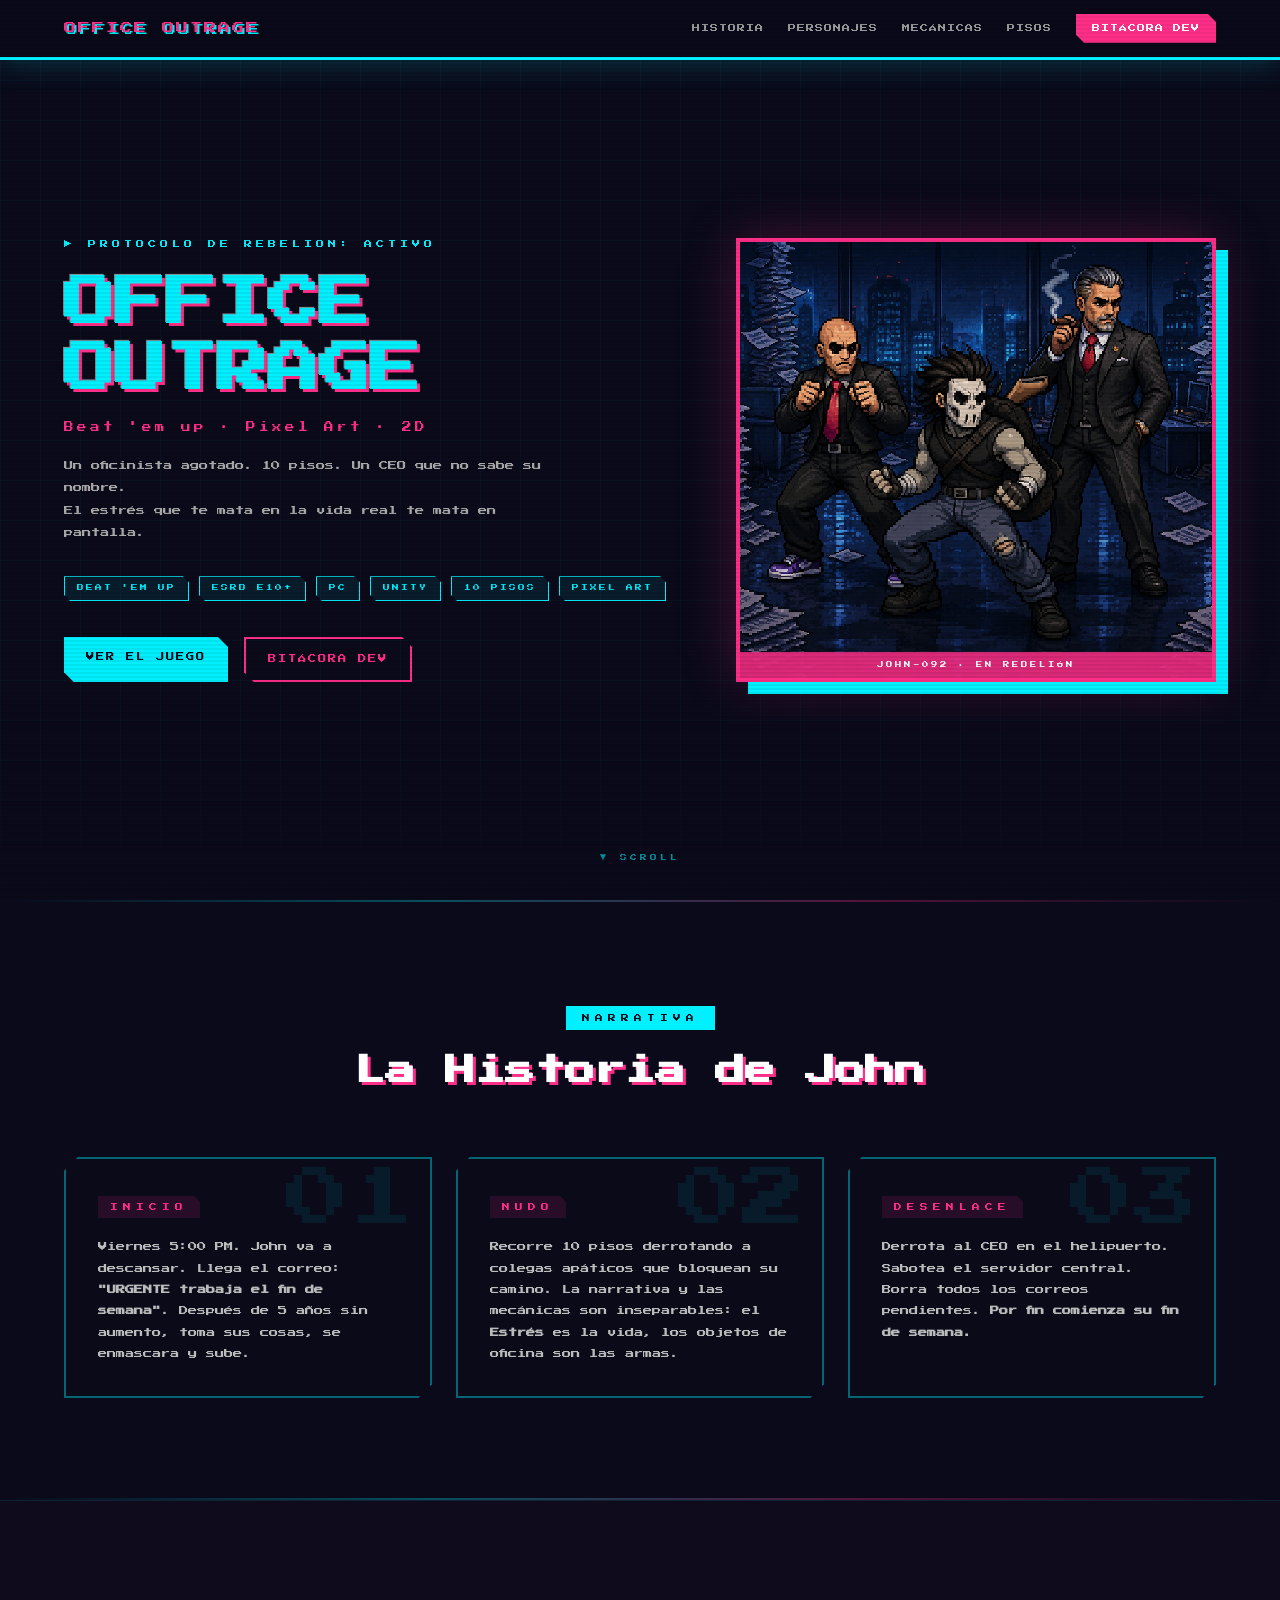
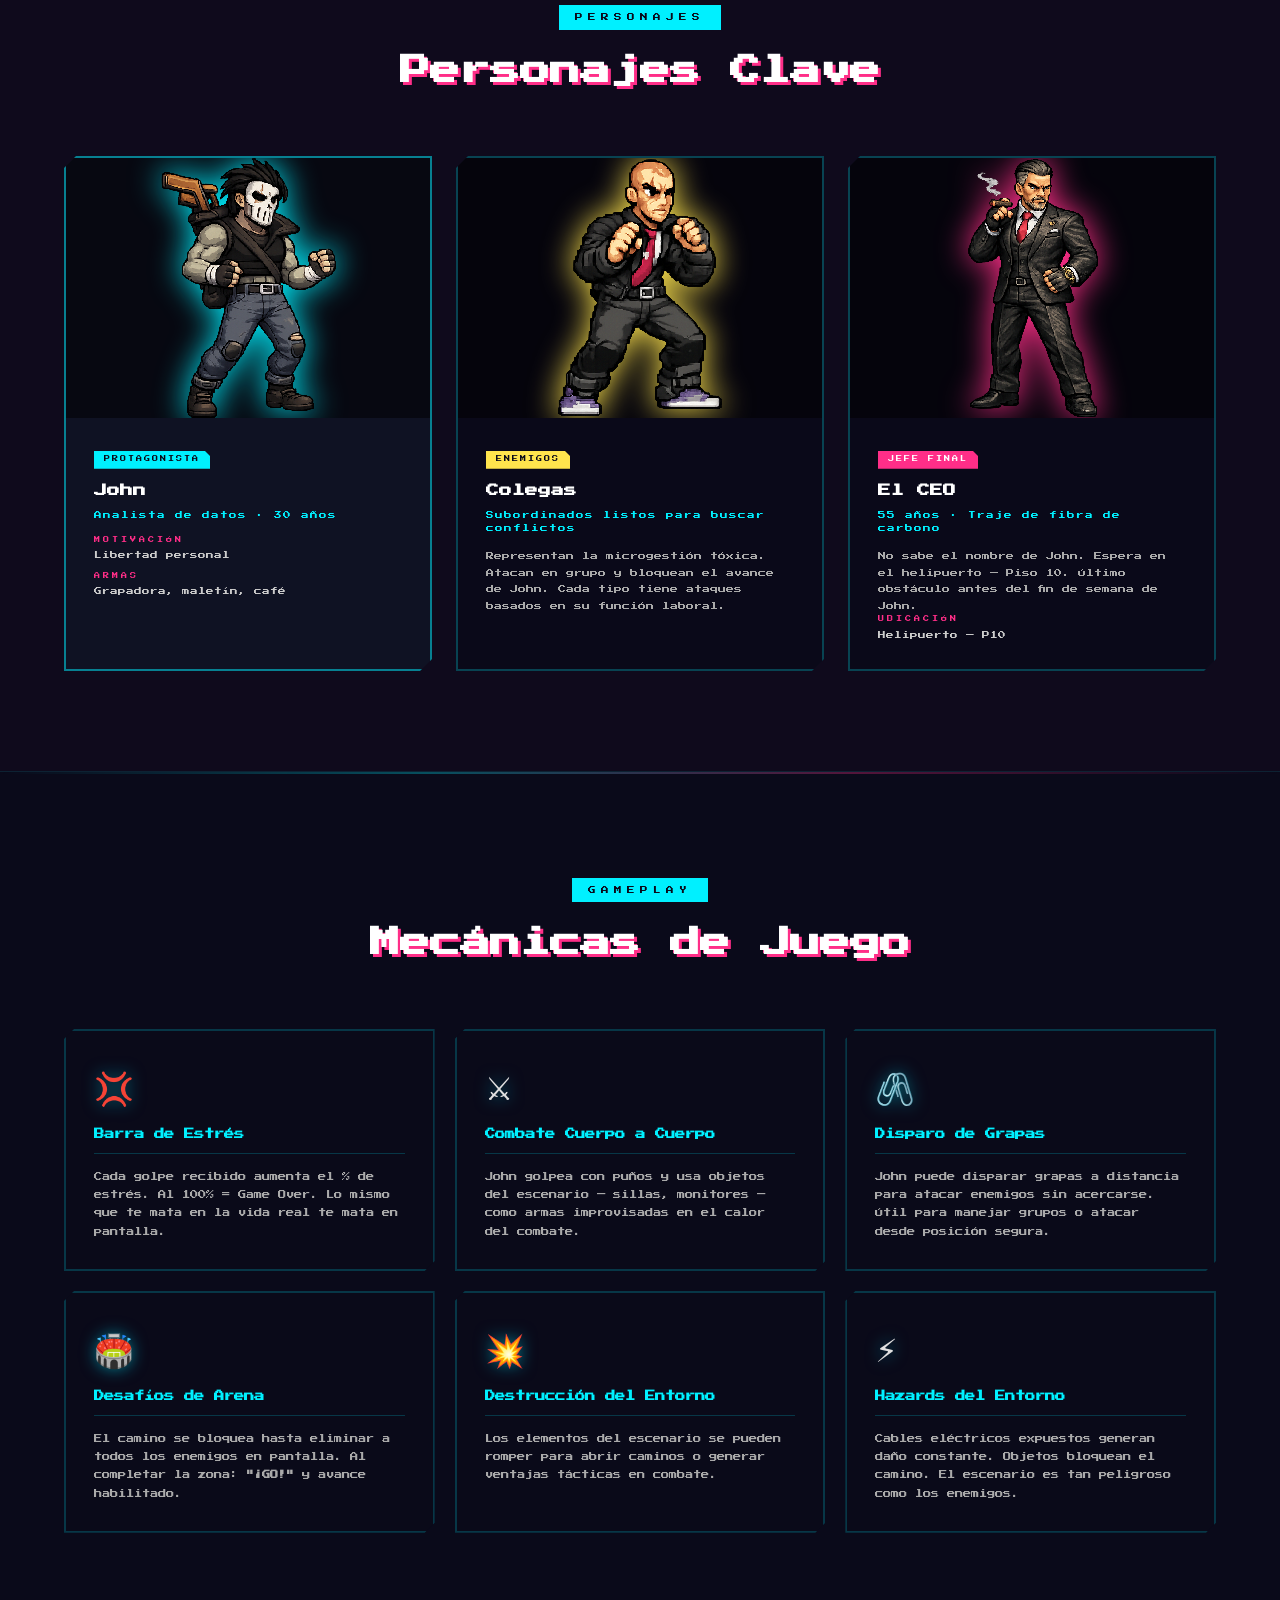
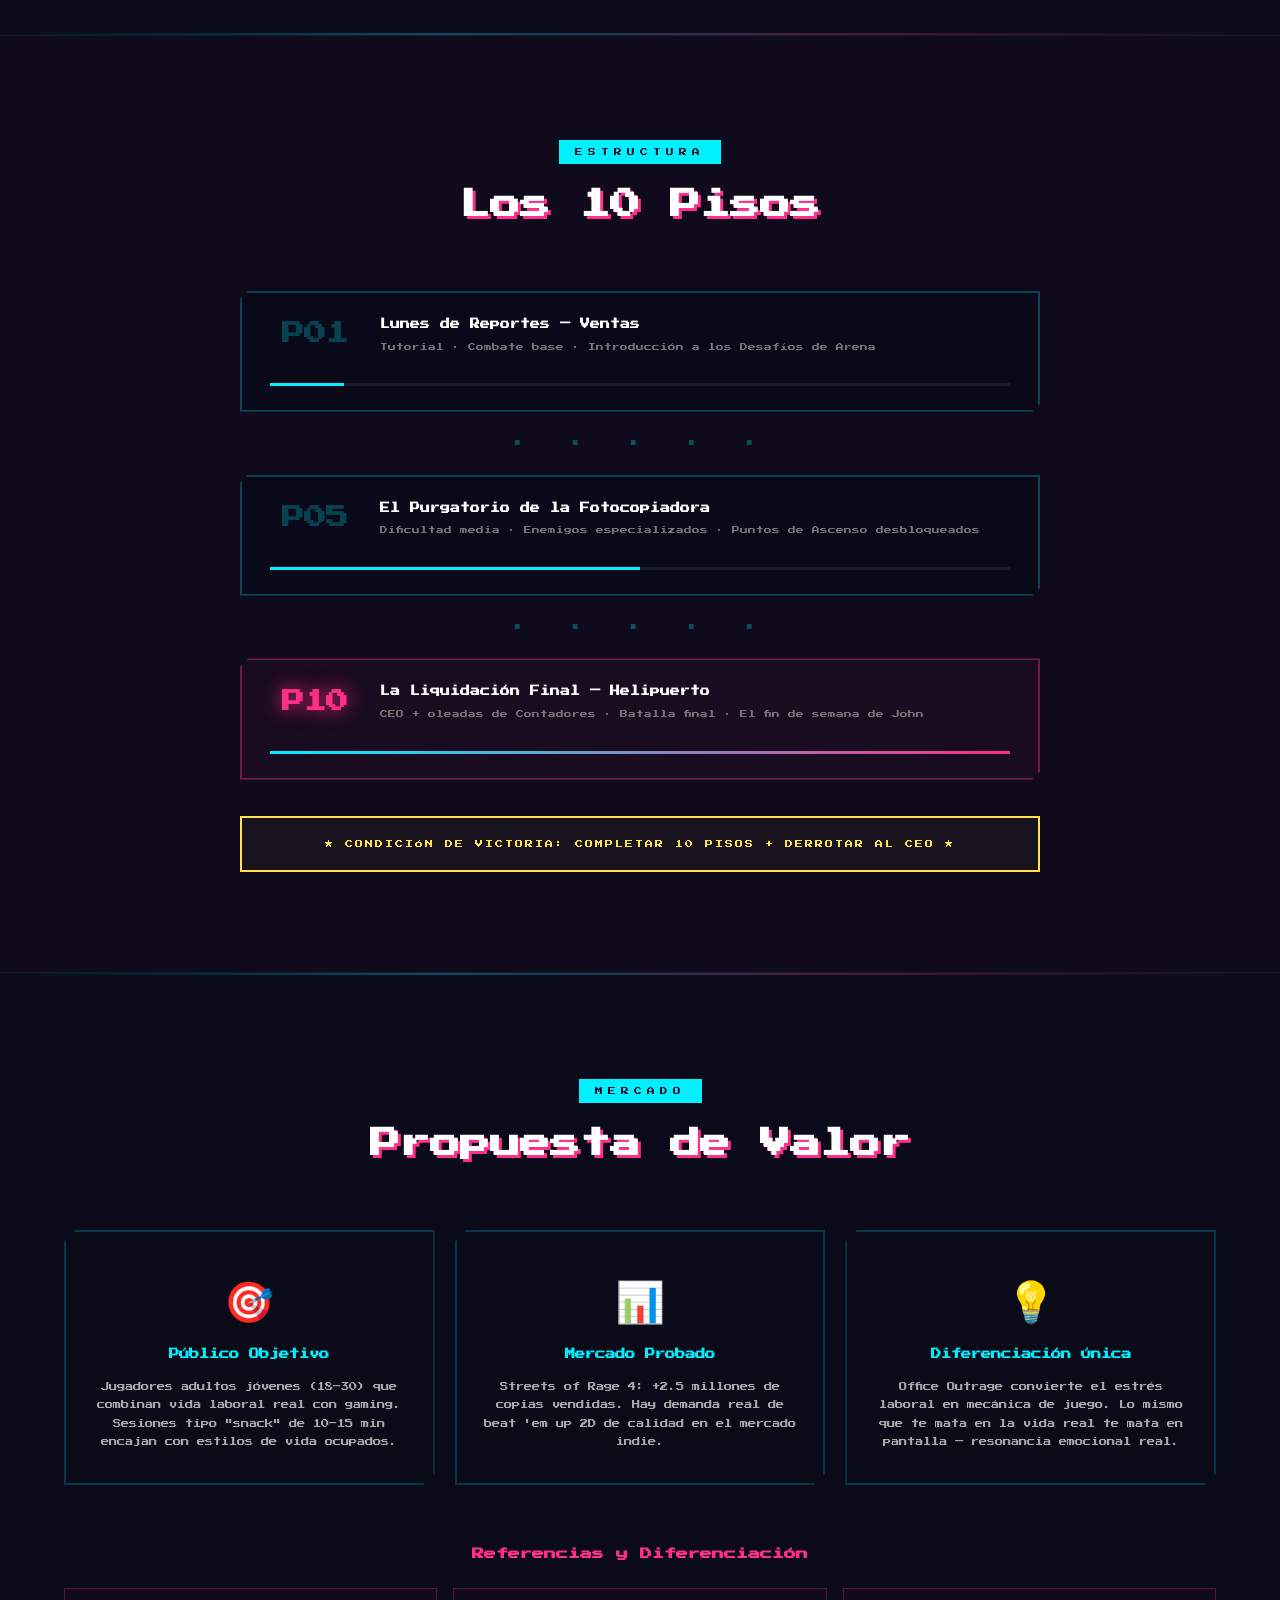
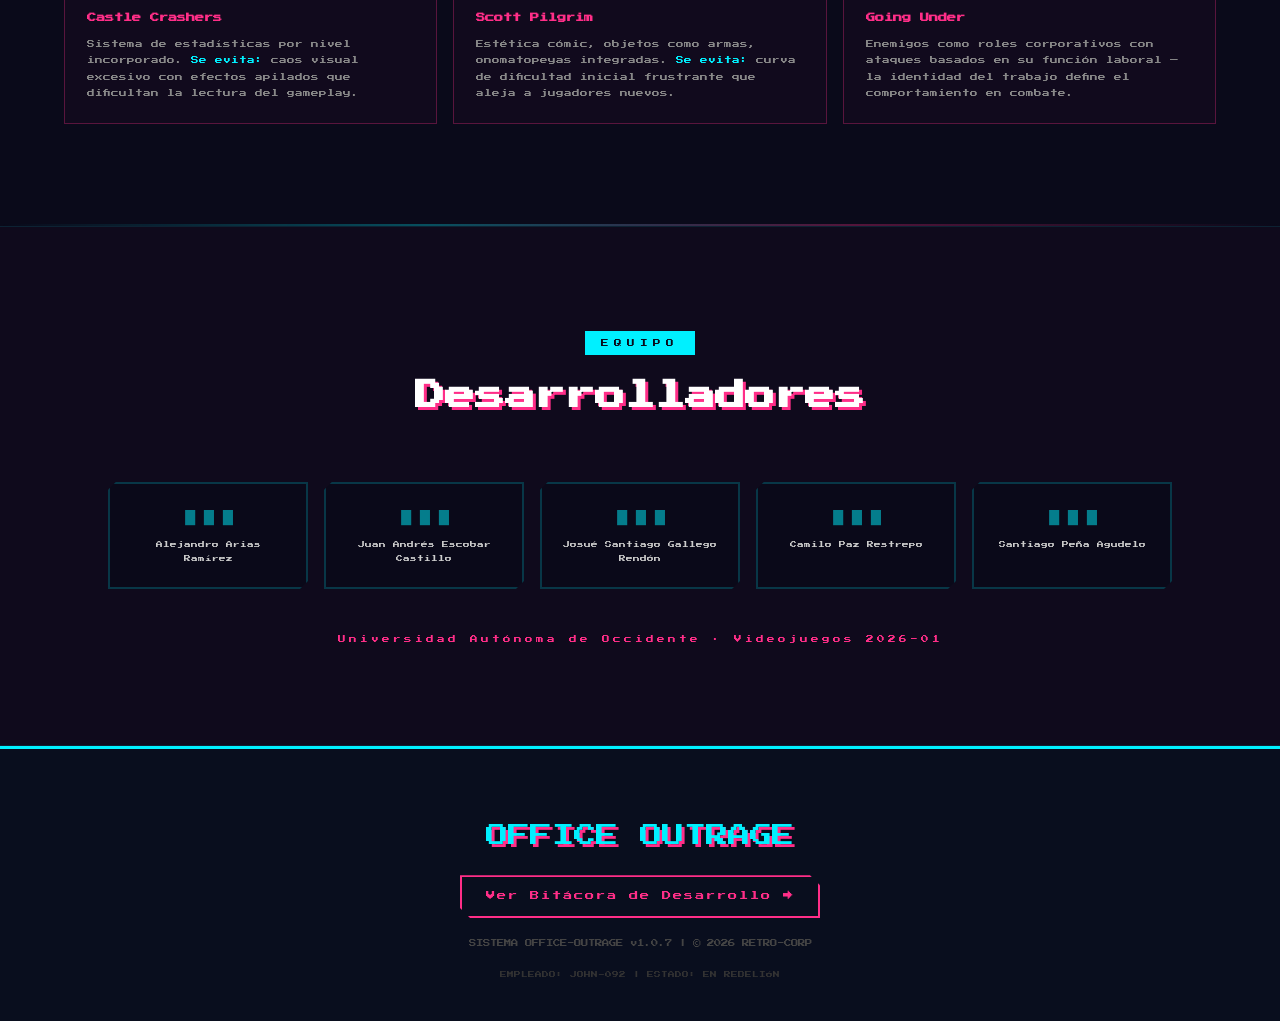
<file: index.html>
<!DOCTYPE html>
<html lang="es">

<head>
  <meta charset="UTF-8">
  <meta name="viewport" content="width=device-width, initial-scale=1.0">
  <title>Office Outrage — Beat 'em up 2D</title>
  <link rel="stylesheet" href="home.css">
</head>

<body>

  <div class="scanlines"></div>

  <!-- NAV -->
  <nav>
    <div class="nav-content">
      <a href="index.html" class="logo">OFFICE OUTRAGE</a>
      <div class="nav-links">
        <a href="#story">Historia</a>
        <a href="#characters">Personajes</a>
        <a href="#mechanics">Mecánicas</a>
        <a href="#levels">Pisos</a>
        <a href="bitacora.html" class="nav-cta">BITÁCORA DEV</a>
      </div>
    </div>
  </nav>

  <!-- ===================== HERO ===================== -->
  <section id="hero" class="hero-section">
    <div id="particles"></div>

    <div class="hero-content">
      <div class="hero-text">
        <p class="pre-title">▶ PROTOCOLO DE REBELION: ACTIVO</p>
        <h1 class="glitch-title" data-text="OFFICE OUTRAGE">OFFICE OUTRAGE</h1>
        <p class="hero-tagline">Beat 'em up · Pixel Art · 2D</p>
        <p class="hero-sub">Un oficinista agotado. 10 pisos. Un CEO que no sabe su nombre.<br>
          El estrés que te mata en la vida real te mata en pantalla.</p>
        <div class="game-badges">
          <span class="badge">BEAT 'EM UP</span>
          <span class="badge">ESRB E10+</span>
          <span class="badge">PC</span>
          <span class="badge">UNITY</span>
          <span class="badge">10 PISOS</span>
          <span class="badge">PIXEL ART</span>
        </div>
        <div class="hero-ctas">
          <a href="#story" class="btn-primary">VER EL JUEGO</a>
          <a href="bitacora.html" class="btn-secondary">BITÁCORA DEV</a>
        </div>
      </div>

      <div class="hero-image-wrap">
        <div class="hero-image-frame">
          <img src="public/portadaa.png" alt="Office Outrage — Presentación" class="hero-char">
        </div>
      </div>
    </div>

    <div class="scroll-hint">▼ SCROLL</div>
  </section>

  <div class="section-divider"></div>

  <!-- ===================== STORY ===================== -->
  <section id="story" class="section">
    <div class="section-inner">
      <div class="section-header reveal">
        <span class="label-tag">NARRATIVA</span>
        <h2>La Historia de John</h2>
      </div>

      <div class="story-acts">
        <div class="act-card reveal">
          <div class="act-num">01</div>
          <div class="act-label">INICIO</div>
          <p>Viernes 5:00 PM. John va a descansar. Llega el correo: <strong>"URGENTE trabaja el fin de semana"</strong>. Después de 5 años sin aumento, toma sus cosas, se enmascara y sube.</p>
        </div>
        <div class="act-card reveal">
          <div class="act-num">02</div>
          <div class="act-label">NUDO</div>
          <p>Recorre 10 pisos derrotando a colegas apáticos que bloquean su camino. La narrativa y las mecánicas son inseparables: el <strong>Estrés</strong> es la vida, los objetos de oficina son las armas.</p>
        </div>
        <div class="act-card reveal">
          <div class="act-num">03</div>
          <div class="act-label">DESENLACE</div>
          <p>Derrota al CEO en el helipuerto. Sabotea el servidor central. Borra todos los correos pendientes. <strong>Por fin comienza su fin de semana.</strong></p>
        </div>
      </div>
    </div>
  </section>

  <div class="section-divider"></div>

  <!-- ===================== CHARACTERS ===================== -->
  <section id="characters" class="section alt-bg">
    <div class="section-inner">
      <div class="section-header reveal">
        <span class="label-tag">PERSONAJES</span>
        <h2>Personajes Clave</h2>
      </div>

      <div class="characters-grid">
        <div class="char-card protagonist reveal">
          <div class="char-img">
            <img src="public/jhon protagonista.png" alt="John — protagonista">
          </div>
          <div class="char-info">
            <div class="char-tag">PROTAGONISTA</div>
            <h3>John</h3>
            <p class="char-role">Analista de datos · 30 años</p>
            <div class="char-stats">
              <div class="stat">
                <span class="stat-label">MOTIVACIÓN</span>
                <span class="stat-val">Libertad personal</span>
              </div>
              <div class="stat">
                <span class="stat-label">ARMAS</span>
                <span class="stat-val">Grapadora, maletín, café</span>
              </div>
            </div>
          </div>
        </div>

        <div class="char-card enemy reveal">
          <div class="char-img">
            <img src="public/colega.png" alt="Colegas enemigos">
          </div>
          <div class="char-info">
            <div class="char-tag char-tag--enemy">ENEMIGOS</div>
            <h3>Colegas</h3>
            <p class="char-role">Subordinados listos para buscar conflictos</p>
            <p class="char-desc">Representan la microgestión tóxica. Atacan en grupo y bloquean el avance de John. Cada tipo tiene ataques basados en su función laboral.</p>
          </div>
        </div>

        <div class="char-card boss reveal">
          <div class="char-img">
            <img src="public/ceo.png" alt="CEO — jefe final">
          </div>
          <div class="char-info">
            <div class="char-tag char-tag--boss">JEFE FINAL</div>
            <h3>El CEO</h3>
            <p class="char-role">55 años · Traje de fibra de carbono</p>
            <p class="char-desc">No sabe el nombre de John. Espera en el helipuerto — Piso 10. Último obstáculo antes del fin de semana de John.</p>
            <div class="char-stats">
              <div class="stat">
                <span class="stat-label">UBICACIÓN</span>
                <span class="stat-val">Helipuerto — P10</span>
              </div>
            </div>
          </div>
        </div>
      </div>
    </div>
  </section>

  <div class="section-divider"></div>

  <!-- ===================== MECHANICS ===================== -->
  <section id="mechanics" class="section">
    <div class="section-inner">
      <div class="section-header reveal">
        <span class="label-tag">GAMEPLAY</span>
        <h2>Mecánicas de Juego</h2>
      </div>

      <div class="mechanics-grid">
        <div class="mech-card reveal">
          <span class="mech-icon">💢</span>
          <h3>Barra de Estrés</h3>
          <p>Cada golpe recibido aumenta el % de estrés. Al 100% = Game Over. Lo mismo que te mata en la vida real te mata en pantalla.</p>
        </div>
        <div class="mech-card reveal">
          <span class="mech-icon">⚔️</span>
          <h3>Combate Cuerpo a Cuerpo</h3>
          <p>John golpea con puños y usa objetos del escenario — sillas, monitores — como armas improvisadas en el calor del combate.</p>
        </div>
        <div class="mech-card reveal">
          <span class="mech-icon">🖇️</span>
          <h3>Disparo de Grapas</h3>
          <p>John puede disparar grapas a distancia para atacar enemigos sin acercarse. Útil para manejar grupos o atacar desde posición segura.</p>
        </div>
        <div class="mech-card reveal">
          <span class="mech-icon">🏟️</span>
          <h3>Desafíos de Arena</h3>
          <p>El camino se bloquea hasta eliminar a todos los enemigos en pantalla. Al completar la zona: <strong>"¡GO!"</strong> y avance habilitado.</p>
        </div>
        <div class="mech-card reveal">
          <span class="mech-icon">💥</span>
          <h3>Destrucción del Entorno</h3>
          <p>Los elementos del escenario se pueden romper para abrir caminos o generar ventajas tácticas en combate.</p>
        </div>
        <div class="mech-card reveal">
          <span class="mech-icon">⚡</span>
          <h3>Hazards del Entorno</h3>
          <p>Cables eléctricos expuestos generan daño constante. Objetos bloquean el camino. El escenario es tan peligroso como los enemigos.</p>
        </div>
      </div>
    </div>
  </section>

  <div class="section-divider"></div>

  <!-- ===================== LEVELS ===================== -->
  <section id="levels" class="section alt-bg">
    <div class="section-inner">
      <div class="section-header reveal">
        <span class="label-tag">ESTRUCTURA</span>
        <h2>Los 10 Pisos</h2>
      </div>

      <div class="levels-container">
        <div class="level-item reveal">
          <div class="floor-num">P01</div>
          <div class="floor-info">
            <h3>Lunes de Reportes — Ventas</h3>
            <p>Tutorial · Combate base · Introducción a los Desafíos de Arena</p>
          </div>
          <div class="floor-bar"><div class="floor-fill" style="width:10%"></div></div>
        </div>

        <div class="level-dots reveal">· · · · ·</div>

        <div class="level-item reveal">
          <div class="floor-num">P05</div>
          <div class="floor-info">
            <h3>El Purgatorio de la Fotocopiadora</h3>
            <p>Dificultad media · Enemigos especializados · Puntos de Ascenso desbloqueados</p>
          </div>
          <div class="floor-bar"><div class="floor-fill" style="width:50%"></div></div>
        </div>

        <div class="level-dots reveal">· · · · ·</div>

        <div class="level-item boss-floor reveal">
          <div class="floor-num ceo">P10</div>
          <div class="floor-info">
            <h3>La Liquidación Final — Helipuerto</h3>
            <p>CEO + oleadas de Contadores · Batalla final · El fin de semana de John</p>
          </div>
          <div class="floor-bar"><div class="floor-fill ceo-fill" style="width:100%"></div></div>
        </div>

        <div class="victory-condition reveal">
          ★ CONDICIÓN DE VICTORIA: COMPLETAR 10 PISOS + DERROTAR AL CEO ★
        </div>
      </div>
    </div>
  </section>

  <div class="section-divider"></div>

  <!-- ===================== MARKET ===================== -->
  <section id="market" class="section">
    <div class="section-inner">
      <div class="section-header reveal">
        <span class="label-tag">MERCADO</span>
        <h2>Propuesta de Valor</h2>
      </div>

      <div class="market-grid">
        <div class="market-card reveal">
          <span class="market-icon">🎯</span>
          <h3>Público Objetivo</h3>
          <p>Jugadores adultos jóvenes (18–30) que combinan vida laboral real con gaming. Sesiones tipo "snack" de 10–15 min encajan con estilos de vida ocupados.</p>
        </div>
        <div class="market-card reveal">
          <span class="market-icon">📊</span>
          <h3>Mercado Probado</h3>
          <p>Streets of Rage 4: +2.5 millones de copias vendidas. Hay demanda real de beat 'em up 2D de calidad en el mercado indie.</p>
        </div>
        <div class="market-card reveal">
          <span class="market-icon">💡</span>
          <h3>Diferenciación Única</h3>
          <p>Office Outrage convierte el estrés laboral en mecánica de juego. Lo mismo que te mata en la vida real te mata en pantalla — resonancia emocional real.</p>
        </div>
      </div>

      <div class="refs-section reveal">
        <h3 class="refs-title">Referencias y Diferenciación</h3>
        <div class="refs-grid">
          <div class="ref-card">
            <h4>Castle Crashers</h4>
            <p>Sistema de estadísticas por nivel incorporado. <em>Se evita:</em> caos visual excesivo con efectos apilados que dificultan la lectura del gameplay.</p>
          </div>
          <div class="ref-card">
            <h4>Scott Pilgrim</h4>
            <p>Estética cómic, objetos como armas, onomatopeyas integradas. <em>Se evita:</em> curva de dificultad inicial frustrante que aleja a jugadores nuevos.</p>
          </div>
          <div class="ref-card">
            <h4>Going Under</h4>
            <p>Enemigos como roles corporativos con ataques basados en su función laboral — la identidad del trabajo define el comportamiento en combate.</p>
          </div>
        </div>
      </div>
    </div>
  </section>

  <div class="section-divider"></div>

  <!-- ===================== TEAM ===================== -->
  <section id="team" class="section alt-bg">
    <div class="section-inner">
      <div class="section-header reveal">
        <span class="label-tag">EQUIPO</span>
        <h2>Desarrolladores</h2>
      </div>

      <div class="team-grid">
        <div class="team-member reveal">
          <span class="member-icon">█ █ █</span>
          <p>Alejandro Arias Ramírez</p>
        </div>
        <div class="team-member reveal">
          <span class="member-icon">█ █ █</span>
          <p>Juan Andrés Escobar Castillo</p>
        </div>
        <div class="team-member reveal">
          <span class="member-icon">█ █ █</span>
          <p>Josué Santiago Gallego Rendón</p>
        </div>
        <div class="team-member reveal">
          <span class="member-icon">█ █ █</span>
          <p>Camilo Paz Restrepo</p>
        </div>
        <div class="team-member reveal">
          <span class="member-icon">█ █ █</span>
          <p>Santiago Peña Agudelo</p>
        </div>
      </div>

      <p class="university reveal">Universidad Autónoma de Occidente · Videojuegos 2026-01</p>
    </div>
  </section>

  <!-- ===================== FOOTER ===================== -->
  <footer>
    <div class="footer-inner">
      <p class="footer-logo">OFFICE OUTRAGE</p>
      <a href="bitacora.html" class="footer-devlog">Ver Bitácora de Desarrollo →</a>
      <p class="footer-copy">SISTEMA OFFICE-OUTRAGE v1.0.7 | © 2026 RETRO-CORP</p>
      <p class="footer-meta">EMPLEADO: JOHN-092 | ESTADO: EN REBELIÓN</p>
    </div>
  </footer>

  <script src="home.js"></script>
</body>

</html>
</file>
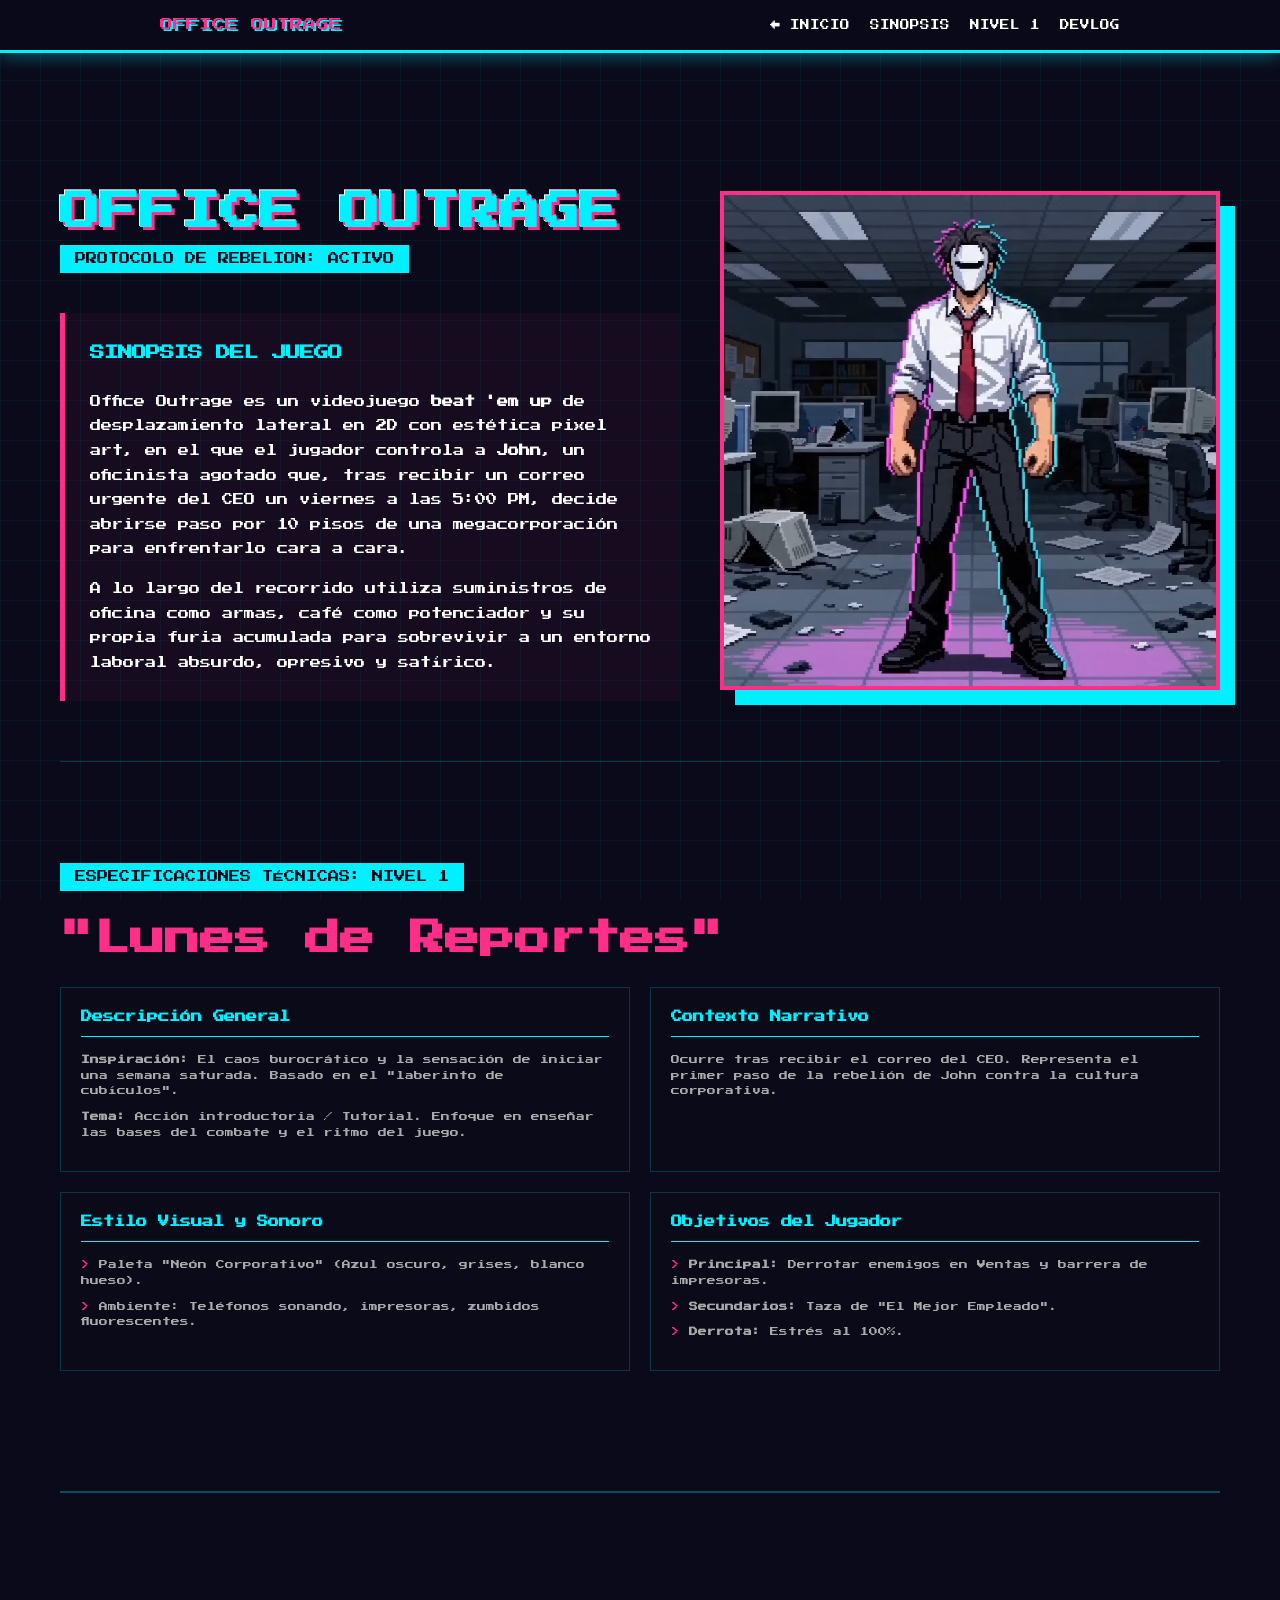
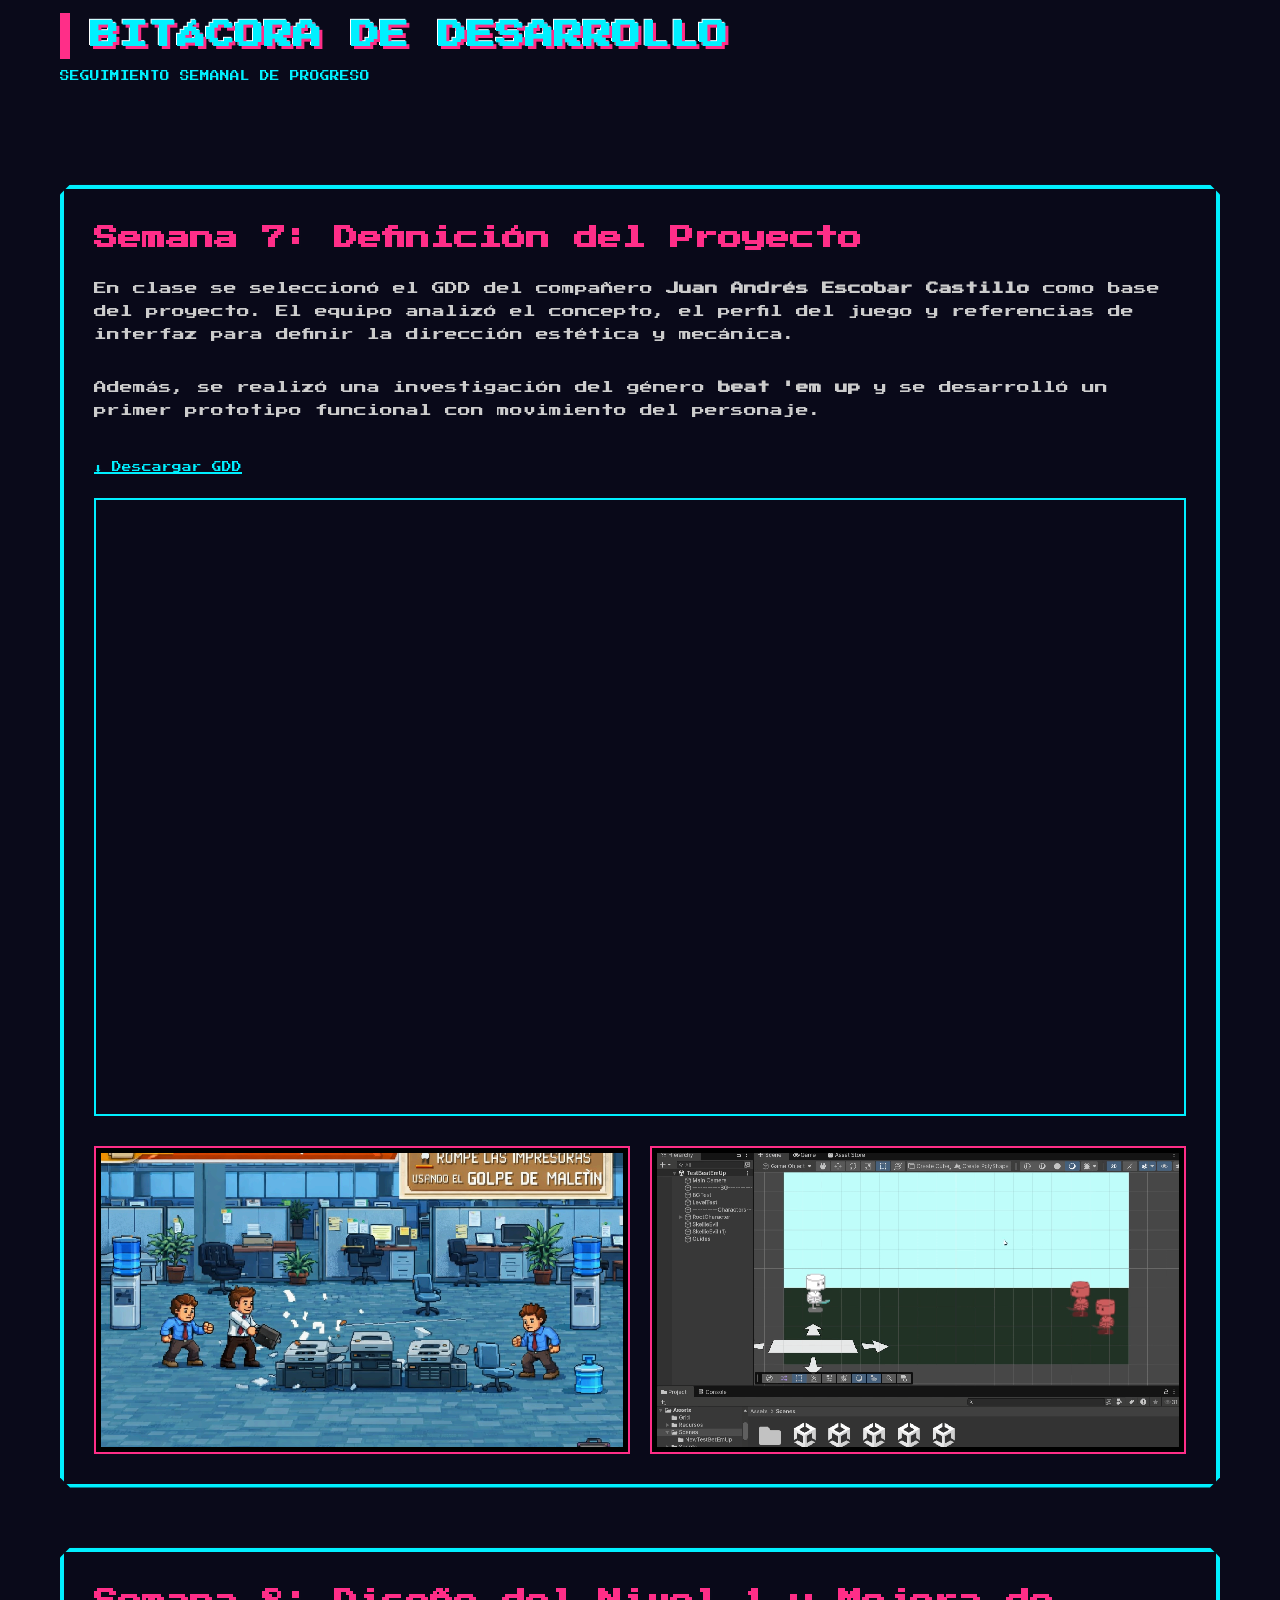
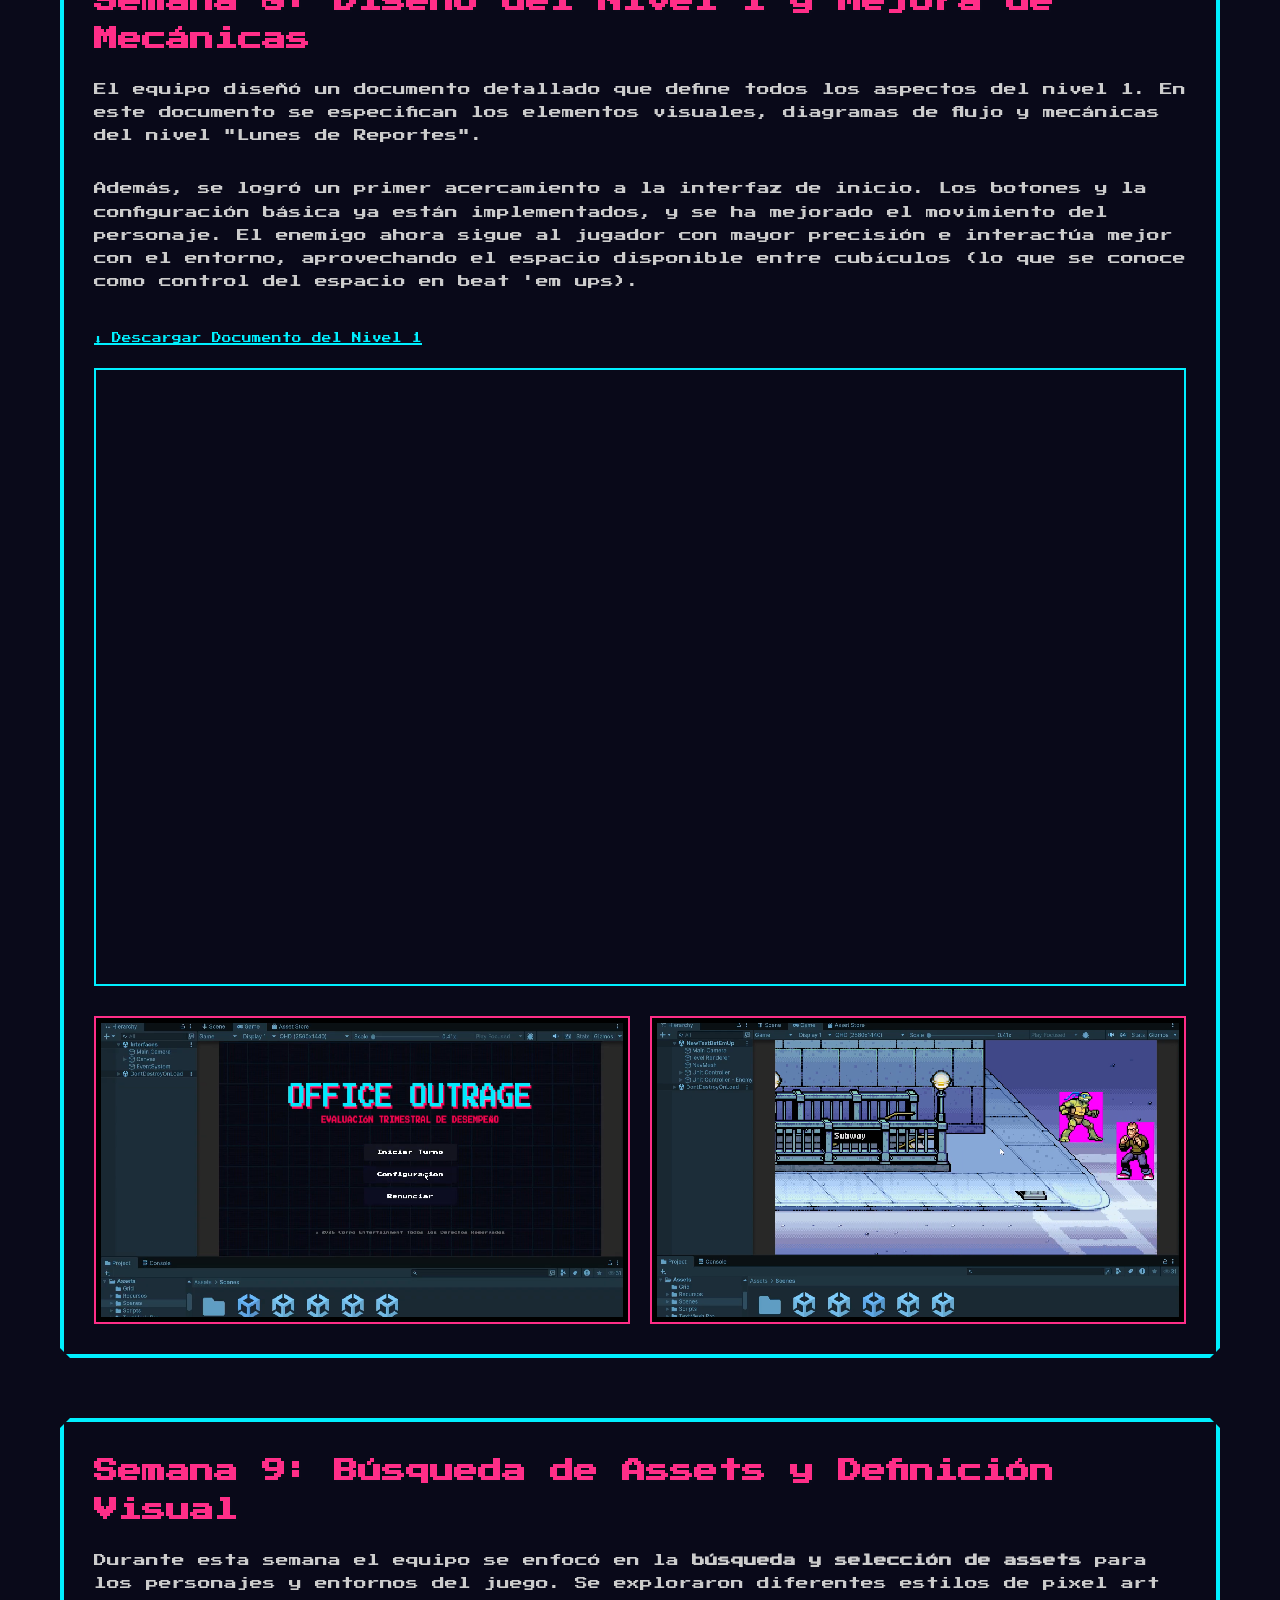
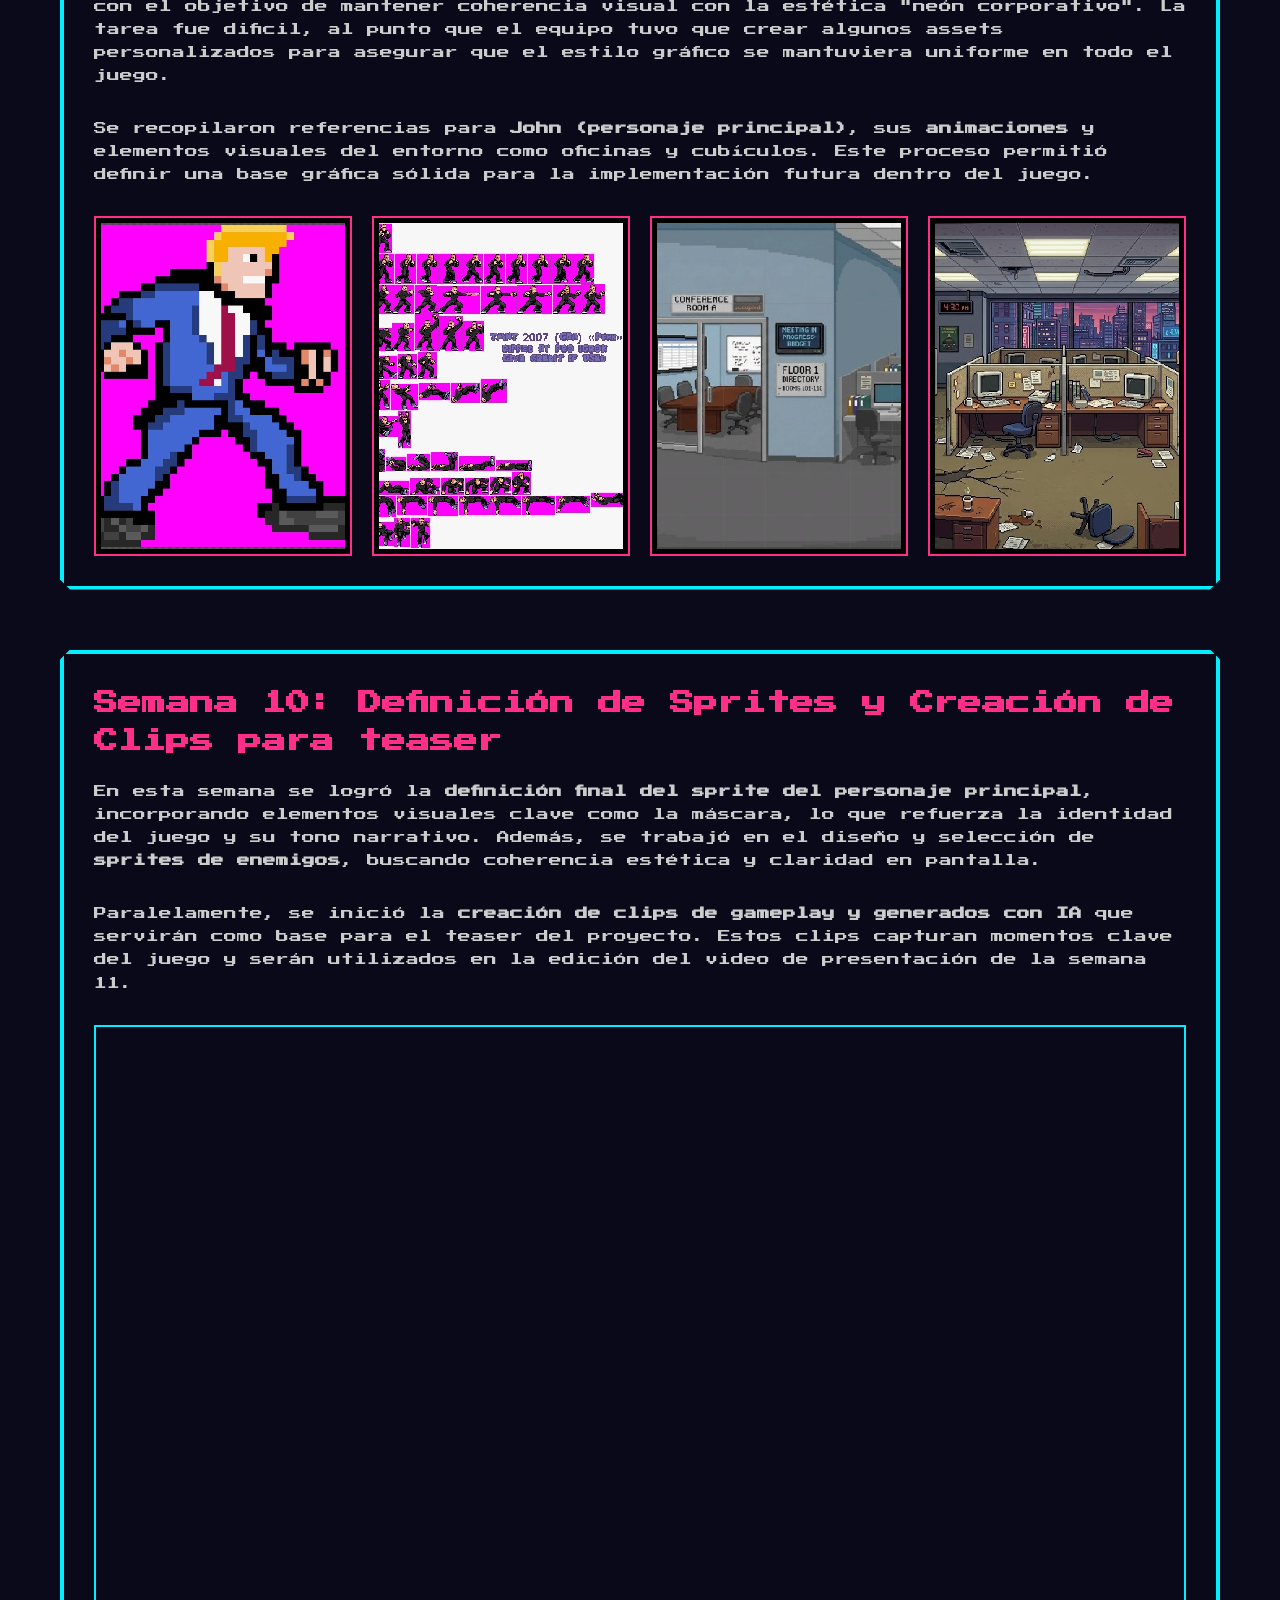
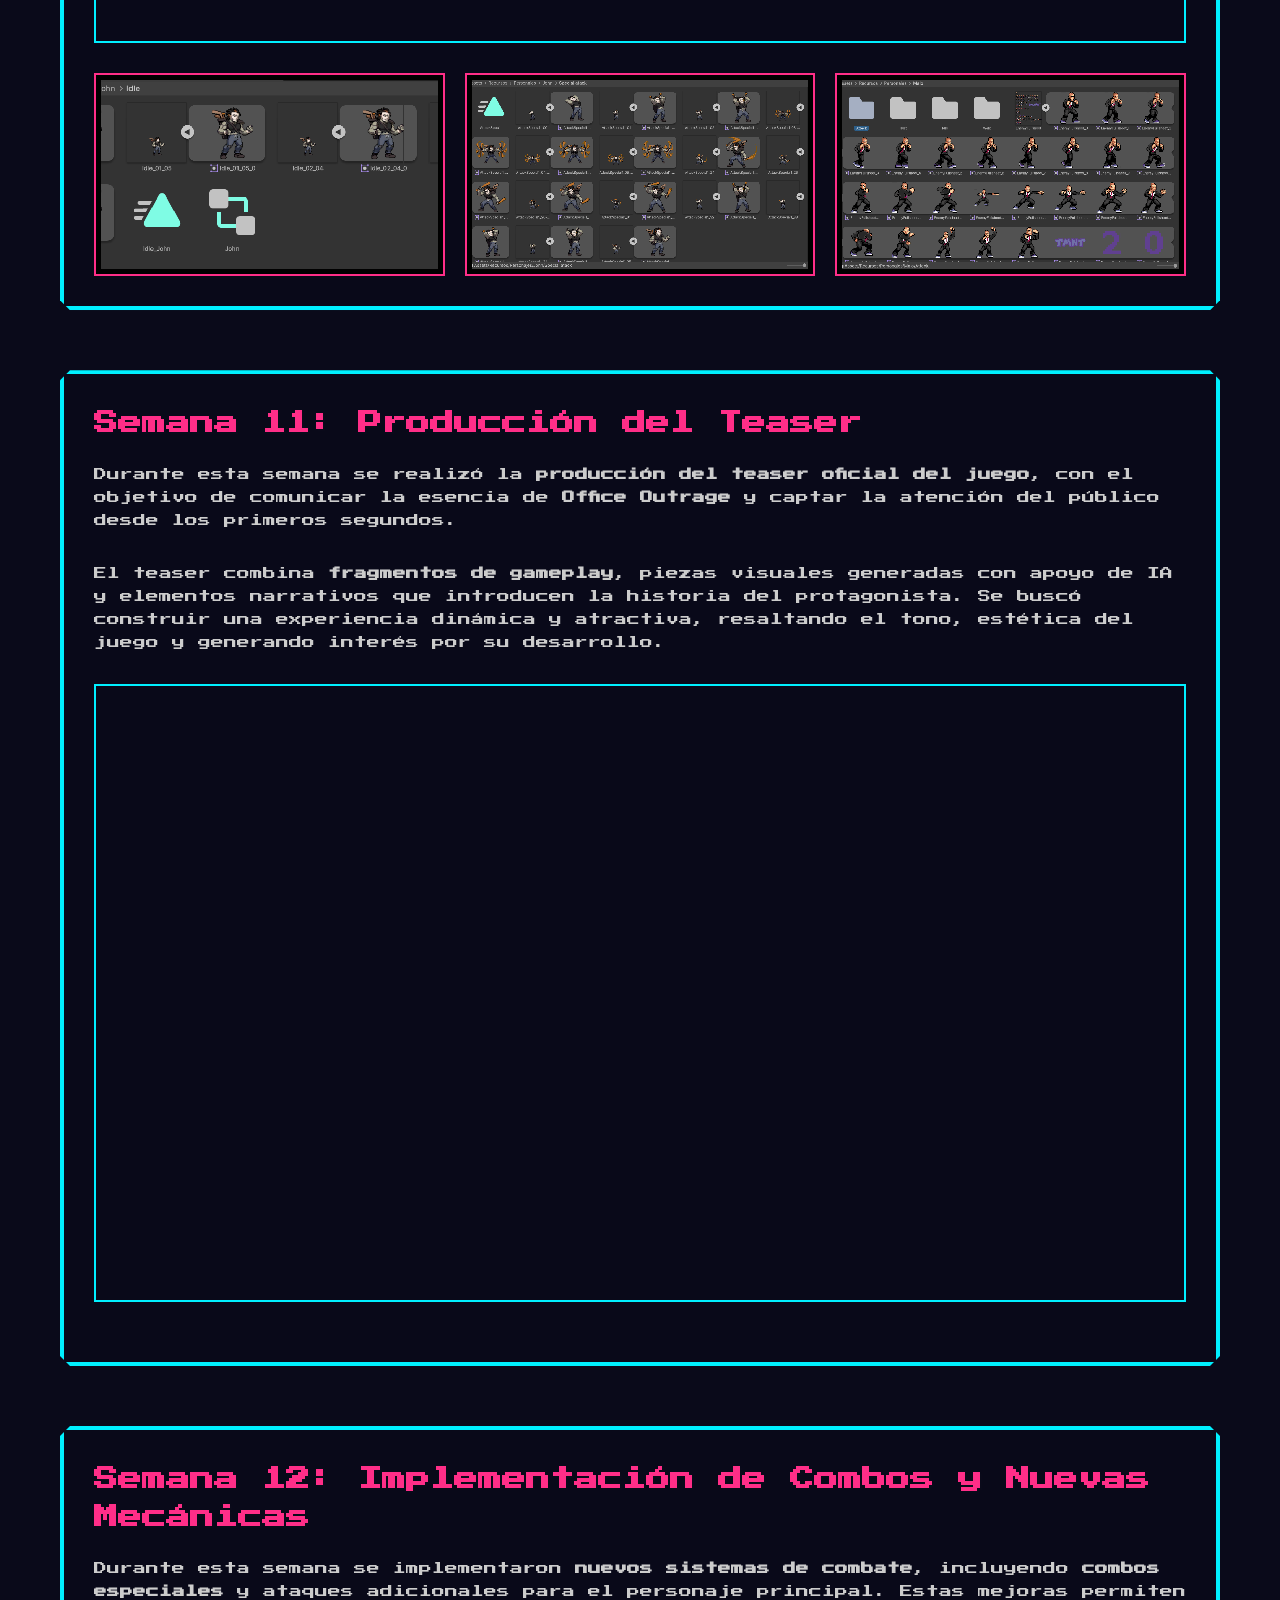
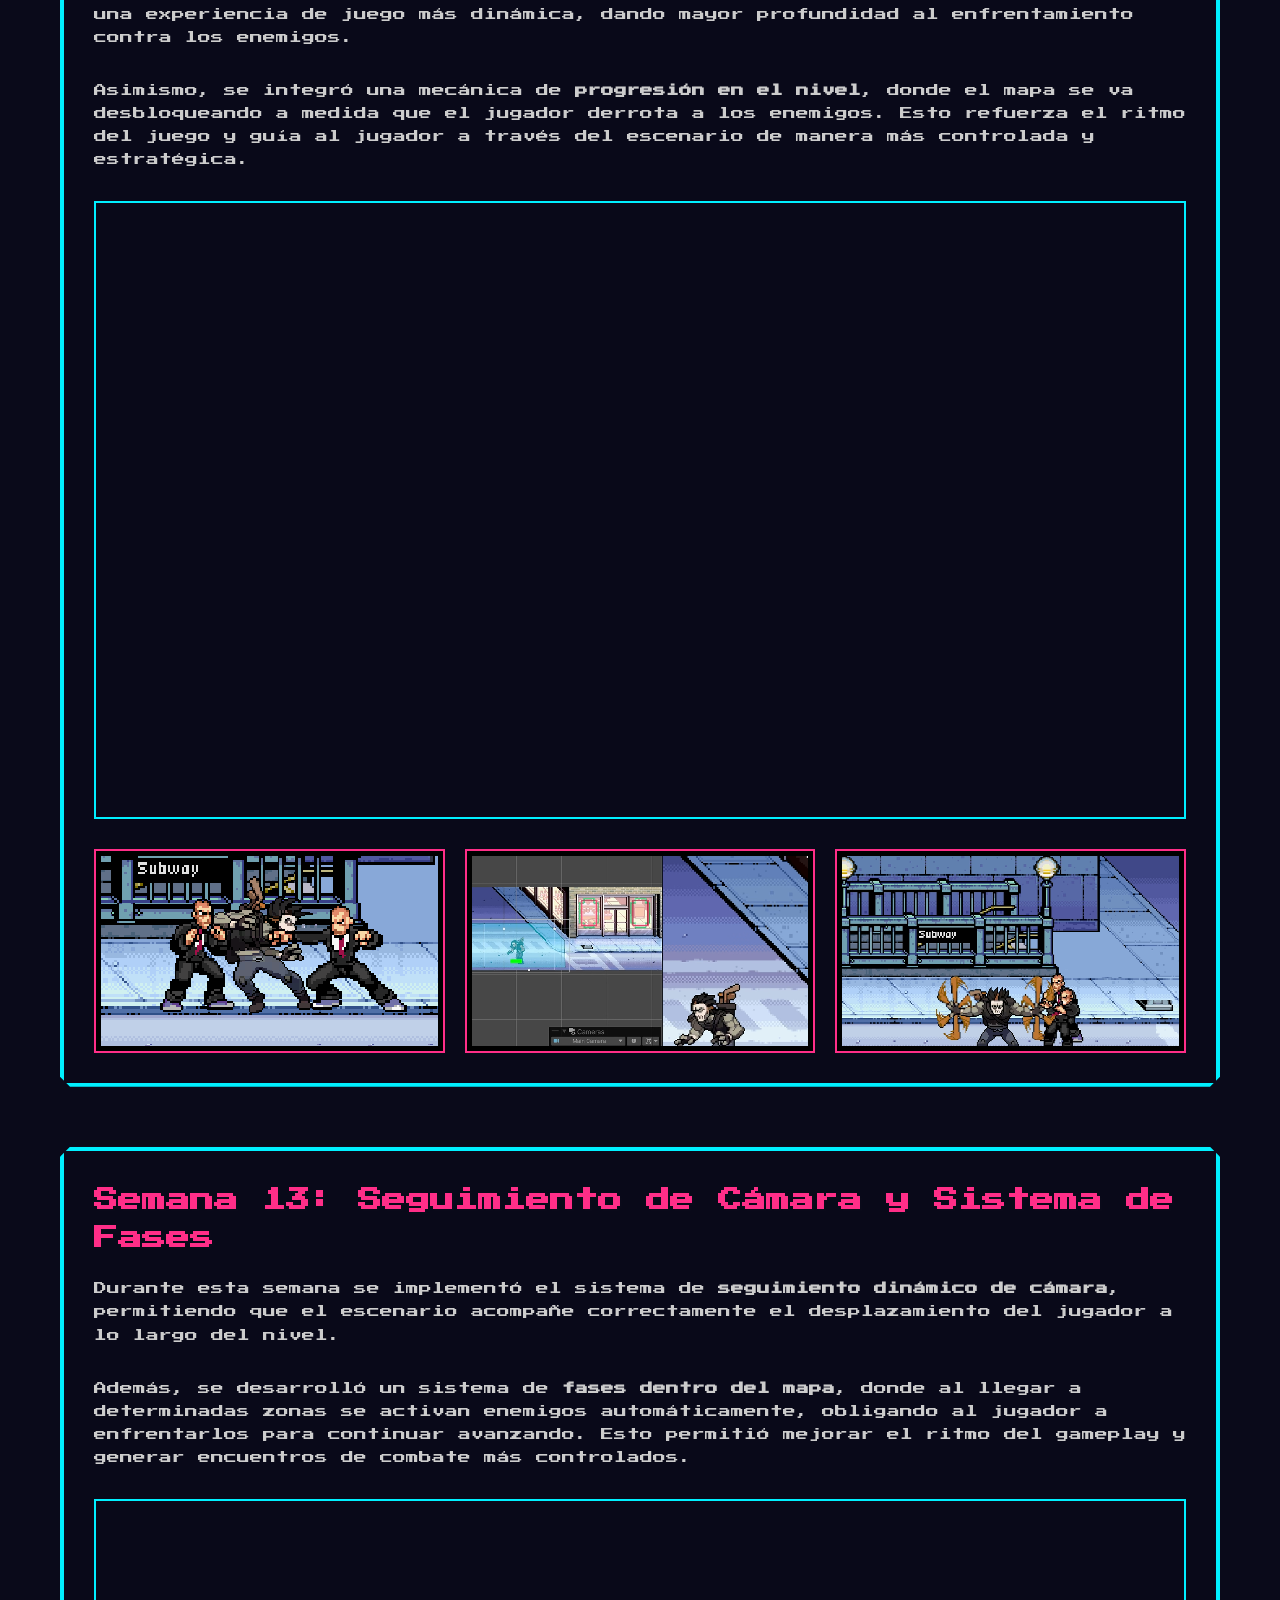
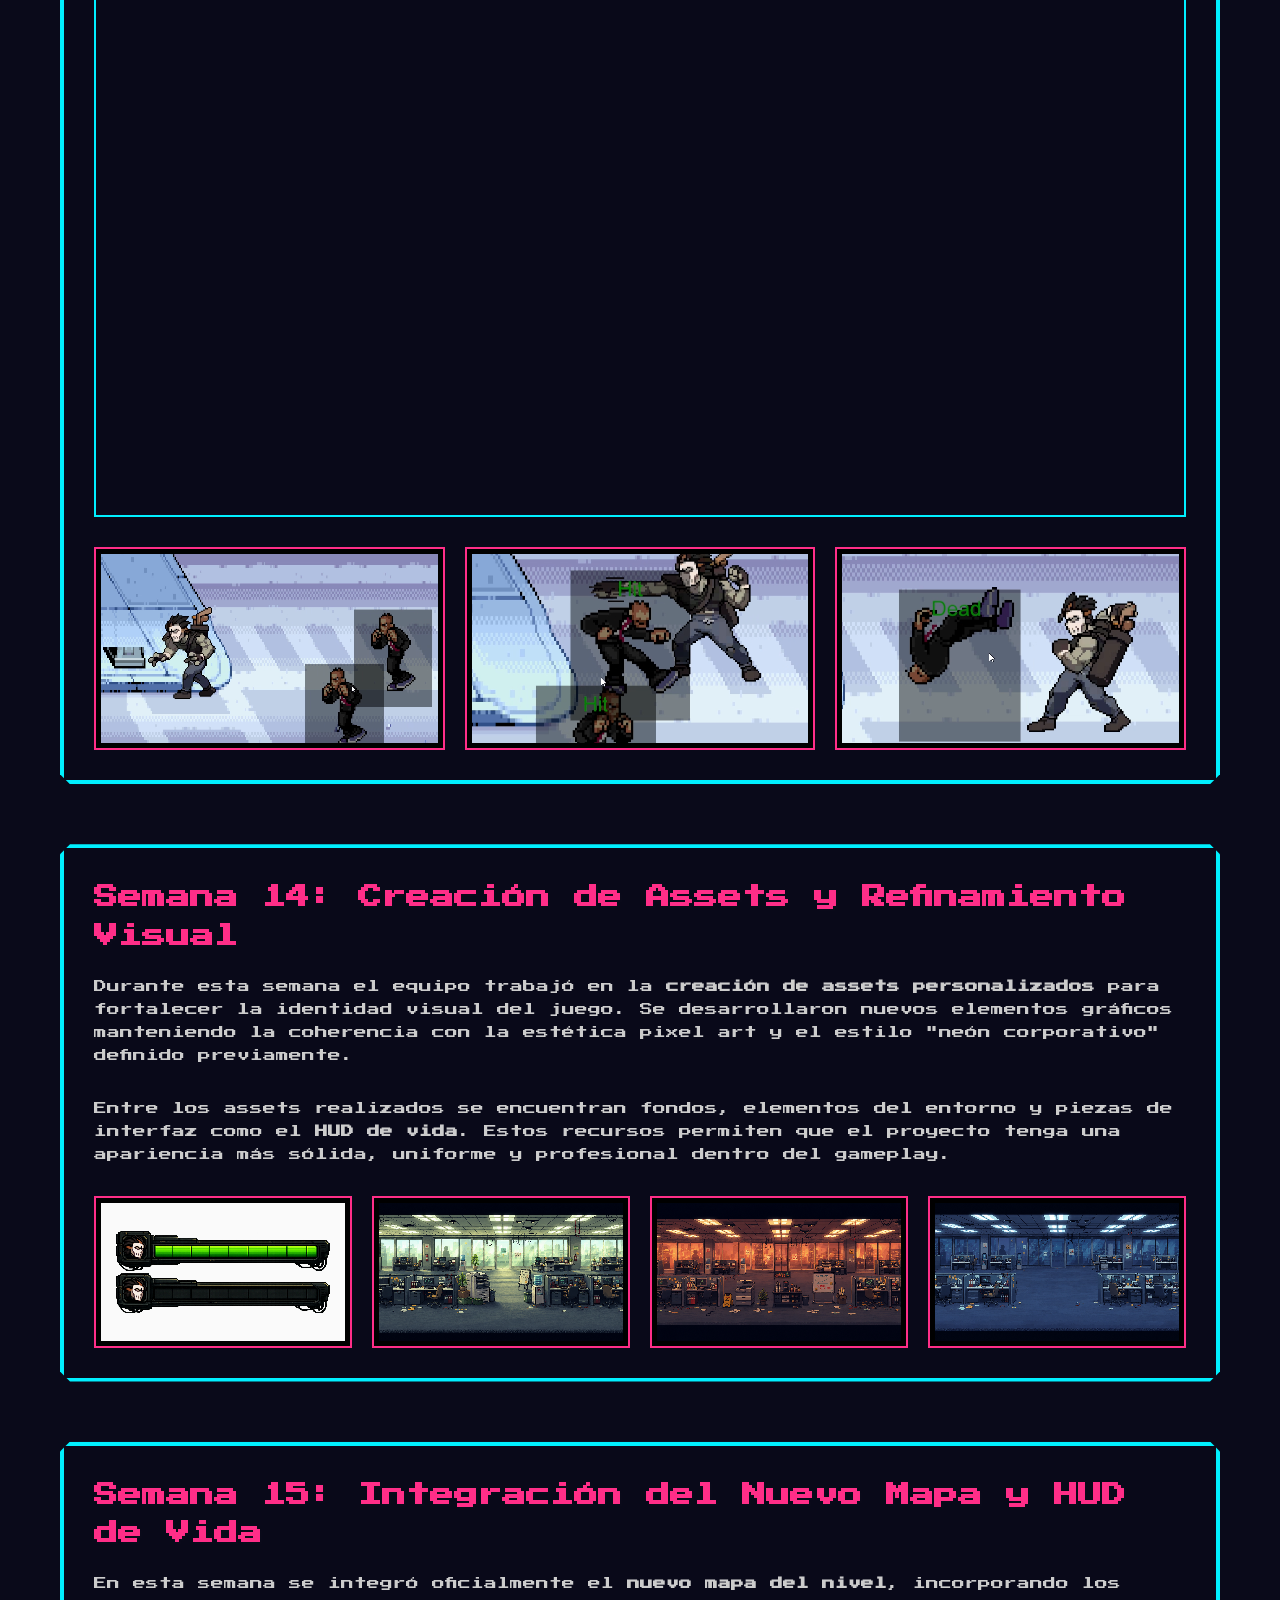
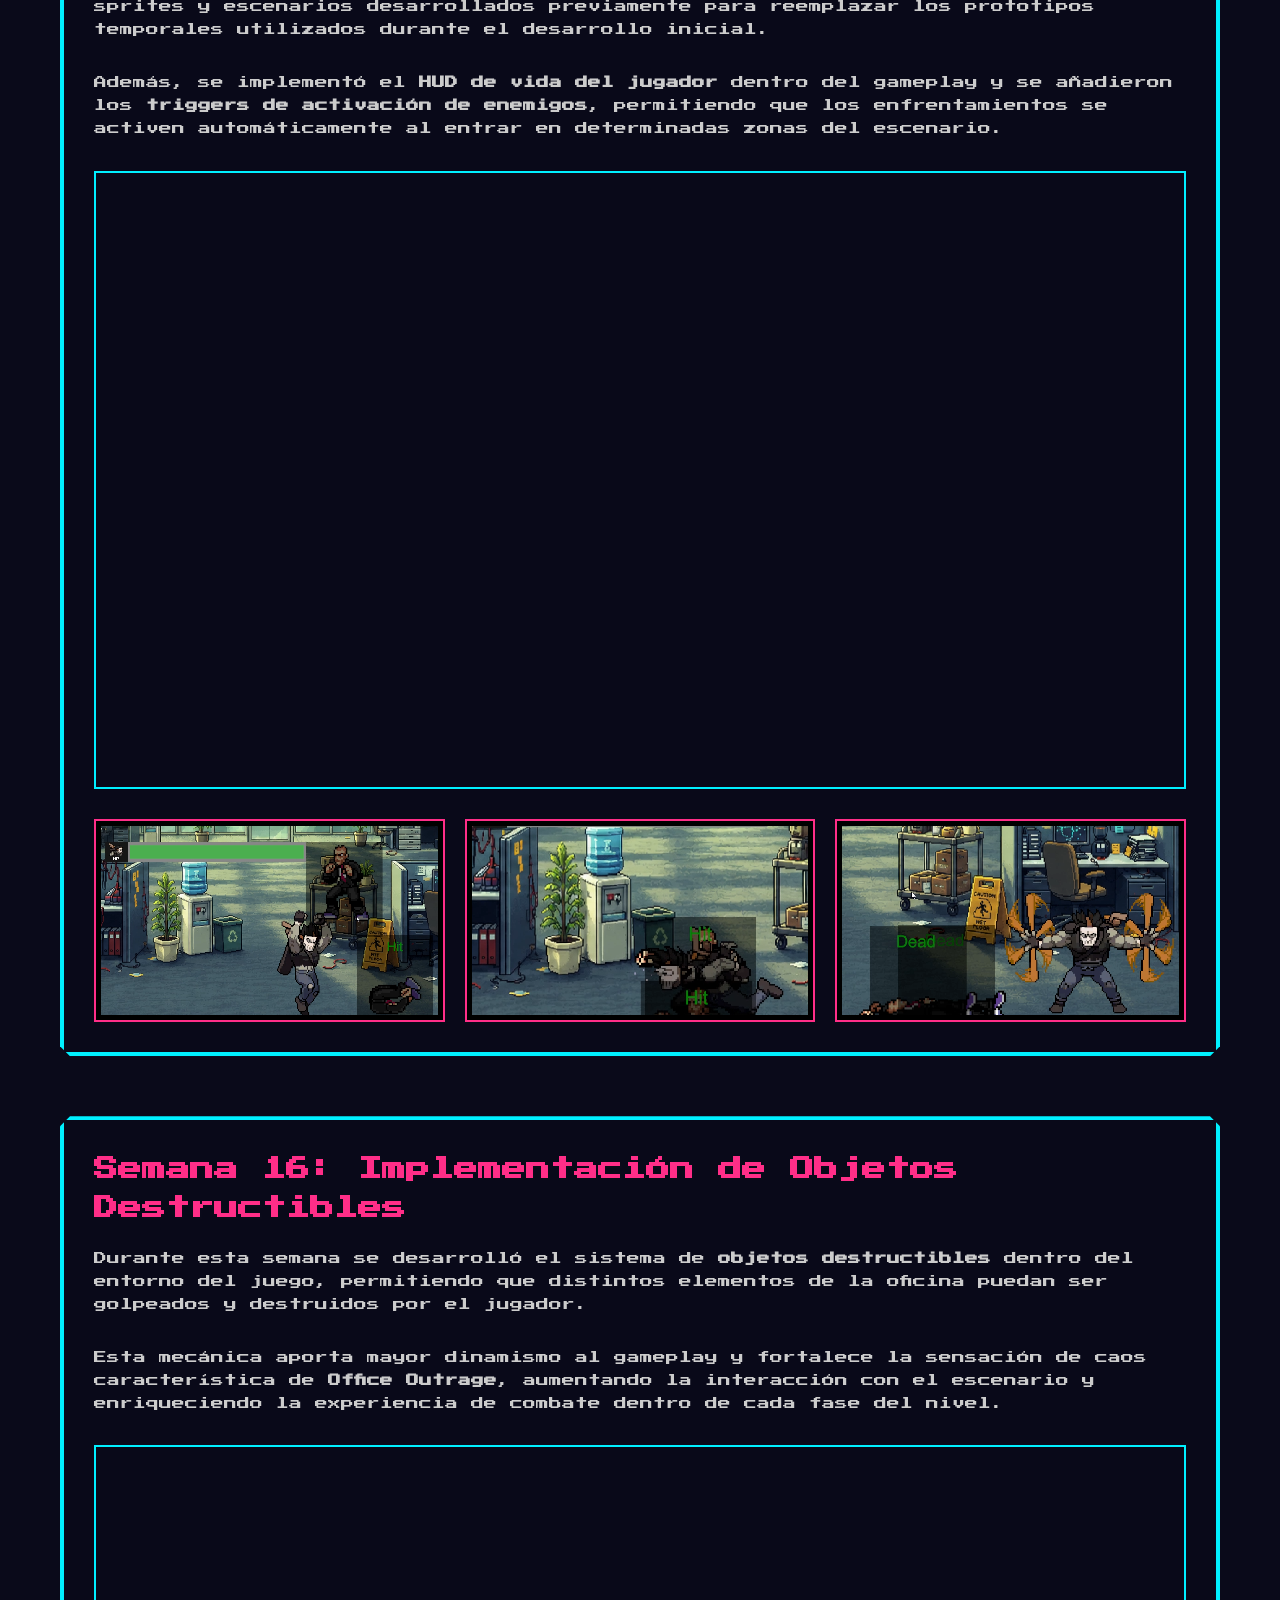
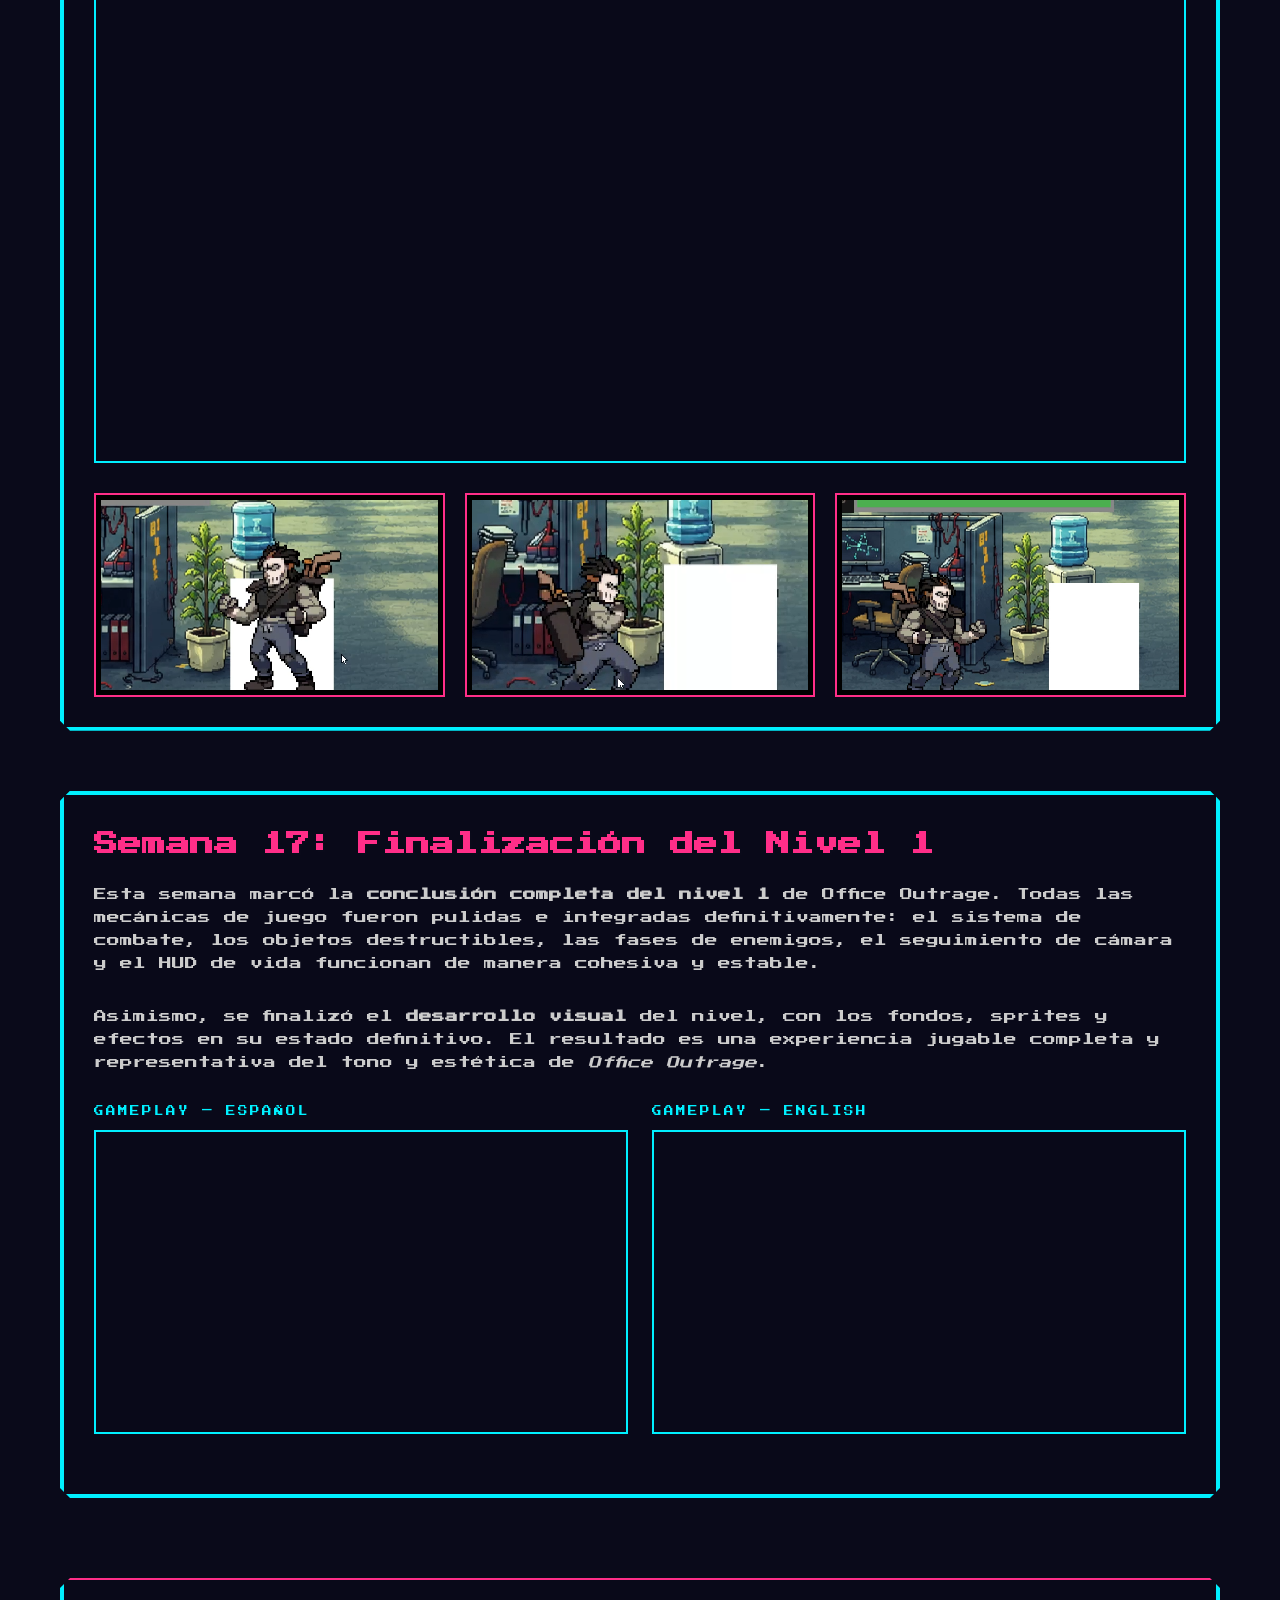
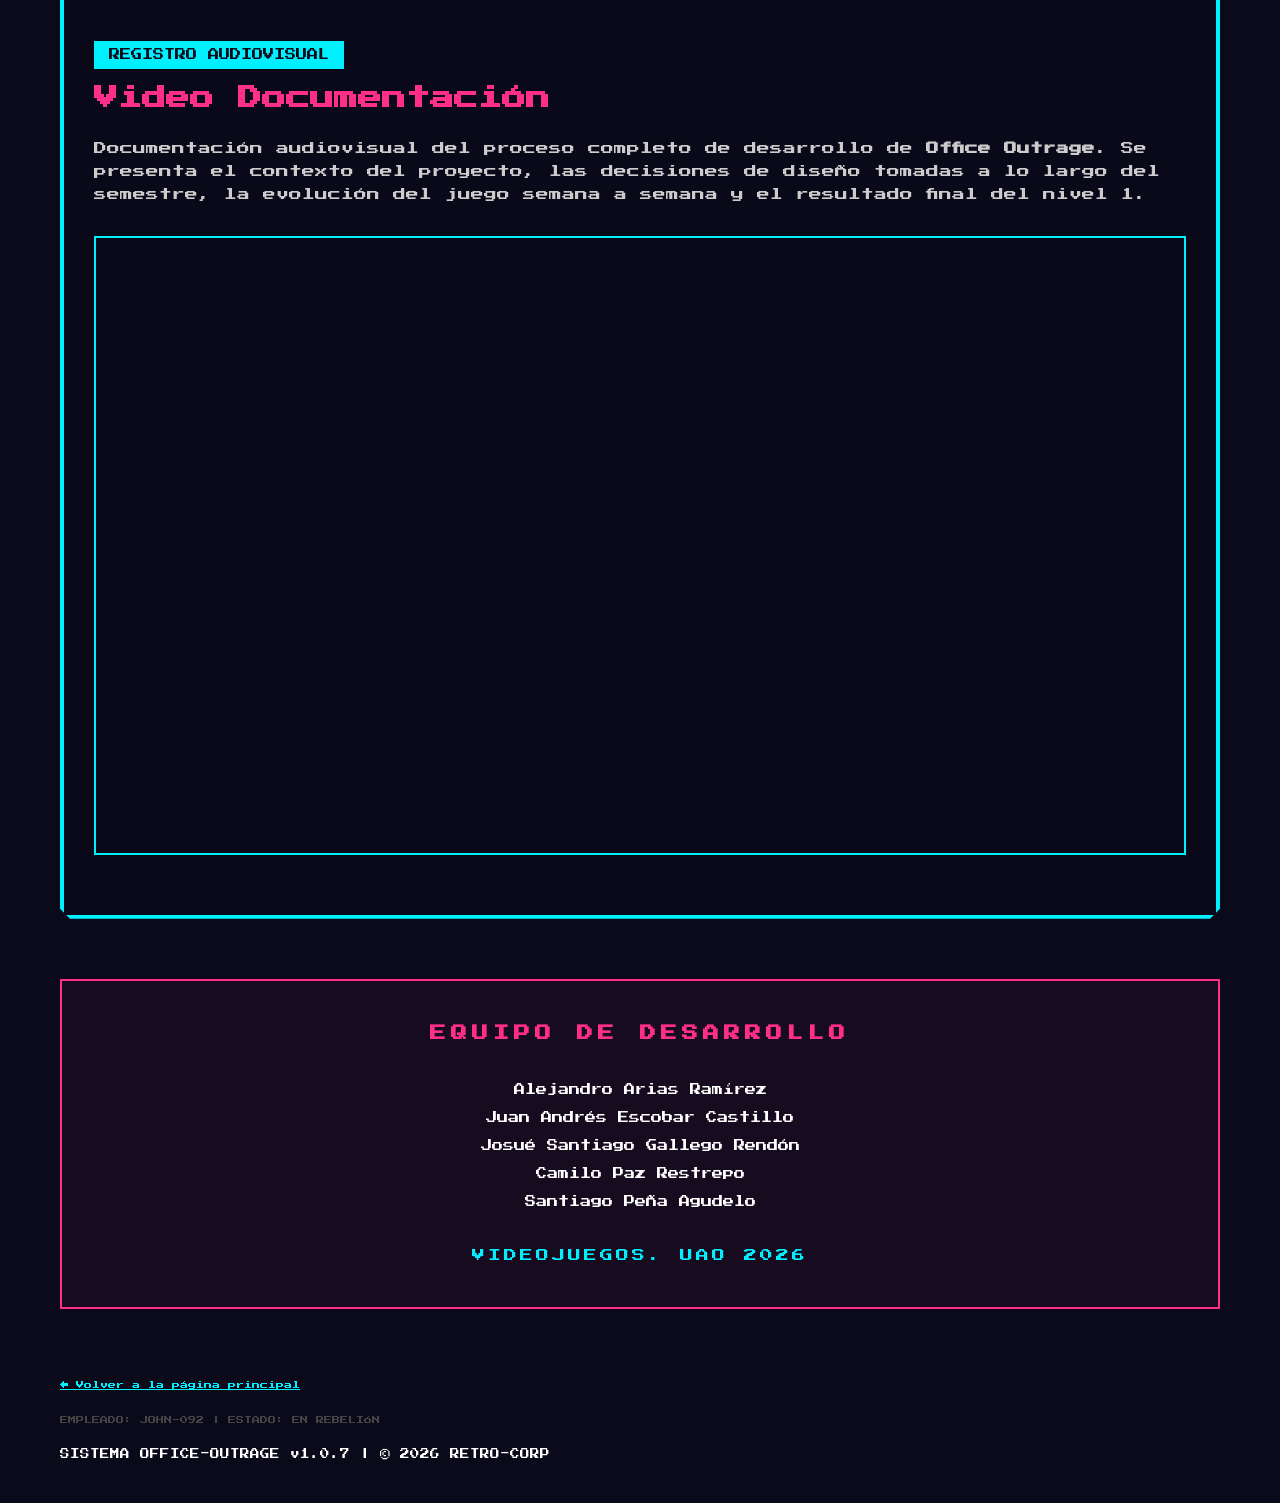
<file: bitacora.html>
<!DOCTYPE html>
<html lang="es">

<head>
    <meta charset="UTF-8">
    <meta name="viewport" content="width=device-width, initial-scale=1.0">
    <title>Bitácora de Desarrollo | Office Outrage</title>
    <link rel="stylesheet" href="style.css">
</head>

<body>

    <nav>
        <div class="nav-content">
            <a href="index.html" class="logo">OFFICE OUTRAGE</a>
            <div class="nav-links">
                <a href="index.html">← Inicio</a>
                <a href="#hero">Sinopsis</a>
                <a href="#nivel-1">Nivel 1</a>
                <a href="#devlog">DevLog</a>
            </div>
        </div>
    </nav>

    <div class="container">

        <!-- HERO SECTION -->
        <section id="hero" class="hero">
            <div class="hero-content">
                <h1 class="main-title">Office Outrage</h1>
                <p class="section-label">PROTOCOLO DE REBELION: ACTIVO</p>
                <div class="synopsis shadow-effect">
                    <h2 style="font-size: 0.9rem; color: var(--neon-cyan); margin-bottom: 20px;">SINOPSIS DEL JUEGO</h2>
                    <p>Office Outrage es un videojuego <strong>beat 'em up</strong> de desplazamiento lateral en 2D con
                        estética pixel art, en el que el jugador controla a <strong>John</strong>, un oficinista agotado
                        que, tras recibir un correo urgente del CEO un viernes a las 5:00 PM, decide abrirse paso por 10
                        pisos de una megacorporación para enfrentarlo cara a cara.</p>
                    <p style="margin-top: 15px;">A lo largo del recorrido utiliza suministros de oficina como armas,
                        café como potenciador y su propia furia acumulada para sobrevivir a un entorno laboral absurdo,
                        opresivo y satírico.</p>
                </div>
            </div>
            <div class="hero-image">
                <img src="public/presentación.png" alt="John">
            </div>

        </section>

        <!-- NIVEL 1 -->
        <section id="nivel-1" class="level-detail">
            <p class="section-label">ESPECIFICACIONES TÉCNICAS: NIVEL 1</p>
            <h2 class="week-title" style="font-size: 2.2rem;">"Lunes de Reportes"</h2>

            <div class="level-grid">
                <div class="level-card">
                    <h3>Descripción General</h3>
                    <p><strong>Inspiración:</strong> El caos burocrático y la sensación de iniciar una semana saturada.
                        Basado en el "laberinto de cubículos".</p>
                    <p><strong>Tema:</strong> Acción introductoria / Tutorial. Enfoque en enseñar las bases del combate
                        y el ritmo del juego.</p>
                </div>
                <div class="level-card">
                    <h3>Contexto Narrativo</h3>
                    <p>Ocurre tras recibir el correo del CEO. Representa el primer paso de la rebelión de John contra la
                        cultura corporativa.</p>
                </div>
                <div class="level-card">
                    <h3>Estilo Visual y Sonoro</h3>
                    <ul>
                        <li>Paleta "Neón Corporativo" (Azul oscuro, grises, blanco hueso).</li>
                        <li>Ambiente: Teléfonos sonando, impresoras, zumbidos fluorescentes.</li>
                    </ul>
                </div>
                <div class="level-card">
                    <h3>Objetivos del Jugador</h3>
                    <ul>
                        <li><strong>Principal:</strong> Derrotar enemigos en Ventas y barrera de impresoras.</li>
                        <li><strong>Secundarios:</strong> Taza de "El Mejor Empleado".</li>
                        <li><strong>Derrota:</strong> Estrés al 100%.</li>
                    </ul>
                </div>
            </div>
        </section>

        <hr style="border: 0; border-top: 2px solid var(--neon-cyan); margin: 80px 0; opacity: 0.3;">

        <!-- DEVLOG SECTIONS: SEMANAS 7 A 16 -->
        <section id="devlog">
    <header style="margin-bottom: 60px; text-align: left;">
        <h2 class="main-title"
            style="font-size: 1.8rem; border-left: 10px solid var(--neon-magenta); padding-left: 20px;">
            Bitácora de Desarrollo
        </h2>
        <p style="color: var(--neon-cyan); font-size: 0.6rem; margin-top: 10px;">
            SEGUIMIENTO SEMANAL DE PROGRESO
        </p>
    </header>

    <!-- Semana 7 -->
    <section class="week-section">
        <h2 class="week-title">Semana 7: Definición del Proyecto</h2>

        <p class="week-description">
            En clase se seleccionó el GDD del compañero
            <strong>Juan Andrés Escobar Castillo</strong> como base del proyecto.
            El equipo analizó el concepto, el perfil del juego y referencias de interfaz
            para definir la dirección estética y mecánica.
        </p>

        <p class="week-description" style="margin-top: 10px;">
            Además, se realizó una investigación del género <strong>beat 'em up</strong>
            y se desarrolló un primer prototipo funcional con movimiento del personaje.
        </p>

        <!-- BOTÓN GDD (compacto) -->
        <div style="margin: 20px 0;">
            <a href="public/gdd.pdf" download style="
                color: var(--neon-cyan);
                text-decoration: none;
                border-bottom: 2px solid var(--neon-cyan);
                font-size: 0.6rem;
            ">
                ⬇ Descargar GDD
            </a>
        </div>

        <!-- VIDEO -->
        <div class="video-container">
            <iframe src="https://www.youtube.com/embed/2DoJAyY8Vts" frameborder="0" allowfullscreen></iframe>
        </div>

        <!-- IMÁGENES -->
        <div class="image-gallery">
            <div class="gallery-item">
                <img src="public/captura1.png" alt="Prototipo movimiento">
            </div>
            <div class="gallery-item">
                <img src="public/captura2.png" alt="Prototipo inicial">
            </div>
        </div>
    </section>

    <!-- Semana 8 -->
<section class="week-section">
    <h2 class="week-title">Semana 8: Diseño del Nivel 1 y Mejora de Mecánicas</h2>

    <p class="week-description">
        El equipo diseñó un documento detallado que define todos los aspectos del nivel 1.
        En este documento se especifican los elementos visuales, diagramas de flujo y mecánicas
        del nivel "Lunes de Reportes".
    </p>

    <p class="week-description" style="margin-top: 10px;">
        Además, se logró un primer acercamiento a la interfaz de inicio. Los botones y la configuración
        básica ya están implementados, y se ha mejorado el movimiento del personaje. El enemigo ahora
        sigue al jugador con mayor precisión e interactúa mejor con el entorno, aprovechando el espacio
        disponible entre cubículos (lo que se conoce como control del espacio en beat 'em ups).
    </p>

    <!-- BOTÓN DOCUMENTO DETALLADO (compacto) -->
    <div style="margin: 20px 0;">
        <a href="public/documento-nivel-1.pdf" download style="
            color: var(--neon-cyan);
            text-decoration: none;
            border-bottom: 2px solid var(--neon-cyan);
            font-size: 0.6rem;
        ">
            ⬇ Descargar Documento del Nivel 1
        </a>
    </div>

    <!-- VIDEO -->
    <div class="video-container">
        <iframe src="https://www.youtube.com/embed/fOvY9IGYtlQ" frameborder="0" allowfullscreen></iframe>
    </div>

    <!-- IMÁGENES -->
    <div class="image-gallery">
        <div class="gallery-item">
            <img src="public/interfaz.png" alt="Acercamiento a la interfaz">
        </div>
        <div class="gallery-item">
            <img src="public/enemigo.png" alt="Personaje y enemigo en acción">
        </div>
    </div>
</section>
<!-- Semana 9 -->
<section class="week-section week-9">
    <h2 class="week-title">Semana 9: Búsqueda de Assets y Definición Visual</h2>

    <p class="week-description">
        Durante esta semana el equipo se enfocó en la <strong>búsqueda y selección de assets</strong>
        para los personajes y entornos del juego. Se exploraron diferentes estilos de pixel art con el objetivo
        de mantener coherencia visual con la estética "neón corporativo". La tarea fue dificil, al punto que el equipo tuvo que crear algunos assets personalizados para asegurar que el estilo gráfico se mantuviera uniforme en todo el juego.
    </p>

    <p class="week-description" style="margin-top: 10px;">
        Se recopilaron referencias para <strong>John (personaje principal)</strong>, sus
        <strong>animaciones</strong> y elementos visuales del entorno como oficinas y cubículos.
        Este proceso permitió definir una base gráfica sólida para la implementación futura dentro del juego.
    </p>

    <!-- IMÁGENES -->
    <div class="image-gallery">
        <div class="gallery-item">
            <img src="public/Oficinista.jpeg" alt="Personaje principal John">
        </div>
        <div class="gallery-item">
            <img src="public/Animaciones.jpeg" alt="Animaciones del personaje">
        </div>
        <div class="gallery-item">
            <img src="public/Oficina.jpeg" alt="Asset fondo oficina 1">
        </div>
        <div class="gallery-item">
            <img src="public/Oficina2.jpeg" alt="Asset fondo oficina 2">
        </div>
    </div>
</section>
<!-- Semana 10 -->
<section class="week-section">
    <h2 class="week-title">Semana 10: Definición de Sprites y Creación de Clips para teaser</h2>

    <p class="week-description">
        En esta semana se logró la <strong>definición final del sprite del personaje principal</strong>,
        incorporando elementos visuales clave como la máscara, lo que refuerza la identidad del juego
        y su tono narrativo. Además, se trabajó en el diseño y selección de <strong>sprites de enemigos</strong>,
        buscando coherencia estética y claridad en pantalla.
    </p>

    <p class="week-description" style="margin-top: 10px;">
        Paralelamente, se inició la <strong>creación de clips de gameplay y generados con IA</strong> que servirán como base
        para el teaser del proyecto. Estos clips capturan momentos clave del juego y serán utilizados en
        la edición del video de presentación de la semana 11.
    </p>

    <!-- VIDEO -->
    <div class="video-container">
        <iframe src="https://www.youtube.com/embed/6NHVsUYhH3w" frameborder="0" allowfullscreen></iframe>
    </div>

    <!-- IMÁGENES -->
    <div class="image-gallery">
        <div class="gallery-item">
            <img src="public/jhonnn.png" alt="Sprite final personaje principal con máscara">
        </div>
        <div class="gallery-item">
            <img src="public/ataquejhonn.png" alt="Sprite enemigo 1">
        </div>
        <div class="gallery-item">
            <img src="public/enemigos finales.png" alt="Sprite enemigo 2">
        </div>
    </div>
</section>
<!-- Semana 11 -->
<section class="week-section">
    <h2 class="week-title">Semana 11: Producción del Teaser</h2>

    <p class="week-description">
        Durante esta semana se realizó la <strong>producción del teaser oficial del juego</strong>,
        con el objetivo de comunicar la esencia de <strong>Office Outrage</strong> y captar la atención
        del público desde los primeros segundos.
    </p>

    <p class="week-description" style="margin-top: 10px;">
        El teaser combina <strong>fragmentos de gameplay</strong>, piezas visuales generadas con apoyo de IA
        y elementos narrativos que introducen la historia del protagonista. Se buscó construir una experiencia
        dinámica y atractiva, resaltando el tono, estética del juego y generando interés por su desarrollo.
    </p>

    <!-- VIDEO TEASER -->
    <div class="video-container">
        <iframe src="https://www.youtube.com/embed/l9pHXwWp4eo" frameborder="0" allowfullscreen></iframe>
    </div>
</section>
<!-- Semana 12 -->
<section class="week-section">
    <h2 class="week-title">Semana 12: Implementación de Combos y Nuevas Mecánicas</h2>

    <p class="week-description">
        Durante esta semana se implementaron <strong>nuevos sistemas de combate</strong>, incluyendo
        <strong>combos especiales</strong> y ataques adicionales para el personaje principal. Estas mejoras
        permiten una experiencia de juego más dinámica, dando mayor profundidad al enfrentamiento contra los enemigos.
    </p>

    <p class="week-description" style="margin-top: 10px;">
        Asimismo, se integró una mecánica de <strong>progresión en el nivel</strong>, donde el mapa se va
        desbloqueando a medida que el jugador derrota a los enemigos. Esto refuerza el ritmo del juego y
        guía al jugador a través del escenario de manera más controlada y estratégica.
    </p>

    <!-- VIDEO -->
    <div class="video-container">
        <iframe src="https://www.youtube.com/embed/96jw09XsxqQ?si=PExEsow-7Y08ryXY" frameborder="0" allowfullscreen></iframe>
    </div>

    <!-- IMÁGENES -->
    <div class="image-gallery">
        <div class="gallery-item">
            <img src="public/dañopersonaje.png" alt="Ejecución de combo especial">
        </div>
        <div class="gallery-item">
            <img src="public/mapadebloqueadp.png" alt="Nuevo ataque del personaje">
        </div>
        <div class="gallery-item">
            <img src="public/ataqueespecial.png" alt="Progresión del mapa por eliminación de enemigos">
        </div>
    </div>
</section>
<!-- Semana 13 -->
<section class="week-section">
    <h2 class="week-title">Semana 13: Seguimiento de Cámara y Sistema de Fases</h2>

    <p class="week-description">
        Durante esta semana se implementó el sistema de
        <strong>seguimiento dinámico de cámara</strong>, permitiendo que el escenario acompañe
        correctamente el desplazamiento del jugador a lo largo del nivel.
    </p>

    <p class="week-description" style="margin-top: 10px;">
        Además, se desarrolló un sistema de <strong>fases dentro del mapa</strong>,
        donde al llegar a determinadas zonas se activan enemigos automáticamente,
        obligando al jugador a enfrentarlos para continuar avanzando. Esto permitió
        mejorar el ritmo del gameplay y generar encuentros de combate más controlados.
    </p>

    <!-- VIDEO -->
    <div class="video-container">
        <iframe src="https://www.youtube.com/embed/uPgV-wr1FaU" frameborder="0" allowfullscreen></iframe>
    </div>

    <!-- IMÁGENES -->
    <div class="image-gallery">
        <div class="gallery-item">
            <img src="public/Semana131.png" alt="Ejecución de combo especial">
        </div>
        <div class="gallery-item">
            <img src="public/Semana132.png" alt="Nuevo ataque del personaje">
        </div>
        <div class="gallery-item">
            <img src="public/Semana133.png" alt="Progresión del mapa por eliminación de enemigos">
        </div>
    </div>
</section>

<!-- Semana 14 -->
<section class="week-section week-14">
    <h2 class="week-title">Semana 14: Creación de Assets y Refinamiento Visual</h2>

    <p class="week-description">
        Durante esta semana el equipo trabajó en la
        <strong>creación de assets personalizados</strong> para fortalecer la identidad visual del juego.
        Se desarrollaron nuevos elementos gráficos manteniendo la coherencia con la estética pixel art
        y el estilo "neón corporativo" definido previamente.
    </p>

    <p class="week-description" style="margin-top: 10px;">
        Entre los assets realizados se encuentran fondos, elementos del entorno y piezas de interfaz
        como el <strong>HUD de vida</strong>. Estos recursos permiten que el proyecto tenga una apariencia
        más sólida, uniforme y profesional dentro del gameplay.
    </p>

    <!-- IMÁGENES -->
    <div class="image-gallery">
        <div class="gallery-item">
            <img src="public/hud.png" alt="Fondo personalizado del nivel">
        </div>
        <div class="gallery-item">
            <img src="public/mañana1.png" alt="Diseño visual del entorno">
        </div>
        <div class="gallery-item">
            <img src="public/tarde1.png" alt="HUD de vida del jugador">
        </div>
        <div class="gallery-item">
            <img src="public/noche.png" alt="Assets adicionales">
        </div>
    </div>
</section>

<!-- Semana 15 -->
<section class="week-section">
    <h2 class="week-title">Semana 15: Integración del Nuevo Mapa y HUD de Vida</h2>

    <p class="week-description">
        En esta semana se integró oficialmente el
        <strong>nuevo mapa del nivel</strong>, incorporando los sprites y escenarios
        desarrollados previamente para reemplazar los prototipos temporales utilizados durante el desarrollo inicial.
    </p>

    <p class="week-description" style="margin-top: 10px;">
        Además, se implementó el <strong>HUD de vida del jugador</strong> dentro del gameplay
        y se añadieron los <strong>triggers de activación de enemigos</strong>, permitiendo que
        los enfrentamientos se activen automáticamente al entrar en determinadas zonas del escenario.
    </p>

    <!-- VIDEO -->
    <div class="video-container">
        <iframe src="https://www.youtube.com/embed/nhWJzf308U8" frameborder="0" allowfullscreen></iframe>
    </div>

    <!-- IMÁGENES -->
    <div class="image-gallery">
        <div class="gallery-item">
            <img src="public/semana151.png" alt="Ejecución de combo especial">
        </div>
        <div class="gallery-item">
            <img src="public/semana152.png" alt="Nuevo ataque del personaje">
        </div>
        <div class="gallery-item">
            <img src="public/semana153.png" alt="Progresión del mapa por eliminación de enemigos">
        </div>
    </div>
</section>

<!-- Semana 16 -->
<section class="week-section">
    <h2 class="week-title">Semana 16: Implementación de Objetos Destructibles</h2>

    <p class="week-description">
        Durante esta semana se desarrolló el sistema de
        <strong>objetos destructibles</strong> dentro del entorno del juego, permitiendo
        que distintos elementos de la oficina puedan ser golpeados y destruidos por el jugador.
    </p>

    <p class="week-description" style="margin-top: 10px;">
        Esta mecánica aporta mayor dinamismo al gameplay y fortalece la sensación de caos característica
        de <strong>Office Outrage</strong>, aumentando la interacción con el escenario y enriqueciendo
        la experiencia de combate dentro de cada fase del nivel.
    </p>

    <!-- VIDEO -->
    <div class="video-container">
        <iframe src="https://www.youtube.com/embed/Bq3G21LhVoQ" frameborder="0" allowfullscreen></iframe>
    </div>

    <!-- IMÁGENES -->
    <div class="image-gallery">
        <div class="gallery-item">
            <img src="public/semana161.png" alt="Ejecución de combo especial">
        </div>
        <div class="gallery-item">
            <img src="public/semana162.png" alt="Nuevo ataque del personaje">
        </div>
        <div class="gallery-item">
            <img src="public/semana163.png" alt="Progresión del mapa por eliminación de enemigos">
        </div>
    </div>
</section>

<!-- Semana 17 -->
<section class="week-section">
    <h2 class="week-title">Semana 17: Finalización del Nivel 1</h2>

    <p class="week-description">
        Esta semana marcó la <strong>conclusión completa del nivel 1</strong> de Office Outrage.
        Todas las mecánicas de juego fueron pulidas e integradas definitivamente: el sistema de combate,
        los objetos destructibles, las fases de enemigos, el seguimiento de cámara y el HUD de vida
        funcionan de manera cohesiva y estable.
    </p>

    <p class="week-description" style="margin-top: 10px;">
        Asimismo, se finalizó el <strong>desarrollo visual</strong> del nivel, con los fondos,
        sprites y efectos en su estado definitivo. El resultado es una experiencia jugable completa
        y representativa del tono y estética de <em>Office Outrage</em>.
    </p>

    <div style="display: grid; grid-template-columns: 1fr 1fr; gap: 24px; margin-top: 30px;">
        <div>
            <p style="color: var(--neon-cyan); font-size: 0.6rem; letter-spacing: 2px; margin-bottom: 10px;">GAMEPLAY — ESPAÑOL</p>
            <div class="video-container" style="margin-top: 0;">
                <iframe src="https://www.youtube.com/embed/iygOgJ_mclM" frameborder="0" allowfullscreen></iframe>
            </div>
        </div>
        <div>
            <p style="color: var(--neon-cyan); font-size: 0.6rem; letter-spacing: 2px; margin-bottom: 10px;">GAMEPLAY — ENGLISH</p>
            <div class="video-container" style="margin-top: 0;">
                <iframe src="https://www.youtube.com/embed/XgXhgVLEdX8" frameborder="0" allowfullscreen></iframe>
            </div>
        </div>
    </div>
</section>

        </section>

<!-- Video Documentación Final -->
<section class="week-section" style="margin-top: 80px; border-top: 2px solid var(--neon-magenta); padding-top: 60px;">
    <p class="section-label" style="margin-bottom: 10px;">REGISTRO AUDIOVISUAL</p>
    <h2 class="week-title">Video Documentación</h2>

    <p class="week-description">
        Documentación audiovisual del proceso completo de desarrollo de <strong>Office Outrage</strong>.
        Se presenta el contexto del proyecto, las decisiones de diseño tomadas a lo largo del semestre,
        la evolución del juego semana a semana y el resultado final del nivel 1.
    </p>

    <div class="video-container">
        <iframe src="https://www.youtube.com/embed/MvjI_G-nrTo" frameborder="0" allowfullscreen></iframe>
    </div>
</section>

        <footer>
            <div id="equipo"
                style="margin-bottom: 60px; text-align: center; border: 2px solid var(--neon-magenta); padding: 40px; background: rgba(255,46,136,0.05);">
                <h3 style="font-size: 1rem; color: var(--neon-magenta); margin-bottom: 30px; letter-spacing: 5px;">
                    EQUIPO DE DESARROLLO</h3>
                <ul style="list-style: none; line-height: 2.5; font-size: 0.7rem; color: white;">
                    <li>Alejandro Arias Ramírez</li>
                    <li>Juan Andrés Escobar Castillo</li>
                    <li>Josué Santiago Gallego Rendón</li>
                    <li>Camilo Paz Restrepo</li>
                    <li>Santiago Peña Agudelo</li>
                </ul>
                <p style="margin-top: 30px; color: var(--neon-cyan); font-size: 0.8rem; letter-spacing: 3px;">
                    VIDEOJUEGOS. UAO 2026</p>
            </div>
            <div style="margin-bottom: 20px;">
                <a href="index.html" style="color: var(--neon-cyan); font-size: 0.5rem; text-decoration: none; border-bottom: 1px solid var(--neon-cyan);">← Volver a la página principal</a>
            </div>
            <div style="margin-bottom: 20px;">
                <p style="font-size: 0.5rem; color: #444;">EMPLEADO: JOHN-092 | ESTADO: EN REBELIÓN</p>
            </div>
            <p style="font-size: 0.6rem;">SISTEMA OFFICE-OUTRAGE v1.0.7 | © 2026 RETRO-CORP</p>
        </footer>

    </div>
<!-- MODAL -->
<div id="image-modal" class="modal">
    <span class="close">&times;</span>
    <img class="modal-content" id="modal-img">
</div>

<script>
const modal = document.getElementById("image-modal");
const modalImg = document.getElementById("modal-img");
const closeBtn = document.querySelector(".close");

document.querySelectorAll(".gallery-item img").forEach(img => {
    img.addEventListener("click", () => {
        modal.style.display = "block";
        modalImg.src = img.src;
    });
});

closeBtn.onclick = function() {
    modal.style.display = "none";
};

modal.onclick = function(e) {
    if (e.target === modal) {
        modal.style.display = "none";
    }
};
</script>
</body>

</html>
</file>
<file: home.css>
@import url('https://fonts.googleapis.com/css2?family=Press+Start+2P&display=swap');

:root {
  --bg: #0a0a1a;
  --cyan: #00f0ff;
  --magenta: #ff2e88;
  --yellow: #ffe44d;
  --green: #39ff14;
  --grid: rgba(0, 240, 255, 0.04);
  --panel: rgba(10, 10, 26, 0.9);
  --text: #e0e0e0;
}

* {
  margin: 0; padding: 0; box-sizing: border-box;
  font-family: 'Press Start 2P', system-ui;
  image-rendering: pixelated;
  scroll-behavior: smooth;
}

body {
  background: var(--bg);
  color: var(--text);
  line-height: 1.6;
  overflow-x: hidden;
}

/* Grid background */
body::before {
  content: '';
  position: fixed;
  inset: 0;
  background-image:
    linear-gradient(var(--grid) 1px, transparent 1px),
    linear-gradient(90deg, var(--grid) 1px, transparent 1px);
  background-size: 40px 40px;
  z-index: -2;
  pointer-events: none;
}

/* Scanlines overlay */
.scanlines {
  position: fixed;
  inset: 0;
  background: repeating-linear-gradient(
    0deg,
    transparent,
    transparent 2px,
    rgba(0,0,0,0.06) 2px,
    rgba(0,0,0,0.06) 4px
  );
  pointer-events: none;
  z-index: 9999;
}

/* ========================= NAV ========================= */
nav {
  position: fixed; top: 0; left: 0; width: 100%;
  background: rgba(10,10,26,0.97);
  border-bottom: 3px solid var(--cyan);
  z-index: 1000;
  padding: 14px 0;
  box-shadow: 0 4px 30px rgba(0,240,255,0.2);
  backdrop-filter: blur(10px);
}

.nav-content {
  max-width: 1200px;
  margin: 0 auto;
  display: flex;
  justify-content: space-between;
  align-items: center;
  padding: 0 24px;
}

.logo {
  color: var(--magenta);
  font-size: 0.75rem;
  text-shadow: 2px 2px 0 var(--cyan);
  text-decoration: none;
  letter-spacing: 2px;
  transition: text-shadow 0.3s;
}

.logo:hover {
  text-shadow: 3px 3px 0 var(--cyan), -1px -1px 0 white;
}

.nav-links {
  display: flex;
  gap: 24px;
  align-items: center;
}

.nav-links a {
  color: #999;
  text-decoration: none;
  font-size: 0.5rem;
  text-transform: uppercase;
  transition: color 0.3s;
  letter-spacing: 1px;
}

.nav-links a:hover { color: var(--cyan); }

.nav-cta {
  background: var(--magenta) !important;
  color: white !important;
  padding: 8px 16px !important;
  clip-path: polygon(0 0, calc(100% - 8px) 0, 100% 8px, 100% 100%, 8px 100%, 0 calc(100% - 8px));
  transition: background 0.3s, box-shadow 0.3s, color 0.3s !important;
}

.nav-cta:hover {
  background: var(--cyan) !important;
  color: var(--bg) !important;
  box-shadow: 0 0 20px var(--cyan) !important;
}

/* ========================= HERO ========================= */
.hero-section {
  min-height: 100vh;
  display: flex;
  align-items: center;
  padding-top: 80px;
  position: relative;
  overflow: hidden;
}

.hero-section::after {
  content: '';
  position: absolute;
  bottom: 0; left: 0; right: 0;
  height: 200px;
  background: linear-gradient(transparent, var(--bg));
  pointer-events: none;
  z-index: 2;
}

#particles {
  position: absolute;
  inset: 0;
  pointer-events: none;
  z-index: 0;
}

.pixel-particle {
  position: absolute;
  animation: float-up linear infinite;
  opacity: 0;
}

@keyframes float-up {
  0% { transform: translateY(100vh) rotate(0deg); opacity: 0; }
  8% { opacity: 0.9; }
  88% { opacity: 0.4; }
  100% { transform: translateY(-10vh) rotate(720deg); opacity: 0; }
}

.hero-content {
  max-width: 1200px;
  margin: 0 auto;
  padding: 60px 24px 120px;
  display: flex;
  align-items: stretch;
  gap: 60px;
  width: 100%;
  position: relative;
  z-index: 1;
}

.hero-text {
  flex: 1;
  min-width: 0;
  display: flex;
  flex-direction: column;
  justify-content: center;
}

.pre-title {
  font-size: 0.5rem;
  color: var(--cyan);
  letter-spacing: 4px;
  margin-bottom: 20px;
  animation: blink-soft 3s step-end infinite;
}

@keyframes blink-soft {
  0%, 80%, 100% { opacity: 0.8; }
  85%, 95% { opacity: 0.2; }
}

.glitch-title {
  font-size: clamp(1.6rem, 4.5vw, 3.2rem);
  color: var(--cyan);
  text-transform: uppercase;
  position: relative;
  display: inline-block;
  animation: glitch-main 9s infinite;
  text-shadow: 3px 3px 0 var(--magenta), -1px -1px 0 rgba(255,255,255,0.5);
  line-height: 1.3;
  margin-bottom: 16px;
  word-break: break-word;
}

.glitch-title::before,
.glitch-title::after {
  content: attr(data-text);
  position: absolute;
  top: 0; left: 0;
  width: 100%; height: 100%;
  pointer-events: none;
}

.glitch-title::before {
  color: var(--magenta);
  animation: glitch-layer1 9s infinite;
  clip-path: polygon(0 15%, 100% 15%, 100% 35%, 0 35%);
  opacity: 0;
}

.glitch-title::after {
  color: var(--cyan);
  animation: glitch-layer2 9s infinite;
  clip-path: polygon(0 55%, 100% 55%, 100% 75%, 0 75%);
  opacity: 0;
}

@keyframes glitch-main {
  0%, 88%, 100% { transform: translate(0); }
  89% { transform: translate(-2px, 1px); }
  90% { transform: translate(2px, -1px); }
  91% { transform: translate(0); }
  93% { transform: translate(-1px, 2px); }
  94% { transform: translate(0); }
}

@keyframes glitch-layer1 {
  0%, 88%, 100% { transform: translate(0); opacity: 0; }
  89% { transform: translate(-5px, 2px); opacity: 0.9; }
  90% { transform: translate(5px, -2px); opacity: 0.9; }
  91%, 94% { transform: translate(0); opacity: 0; }
}

@keyframes glitch-layer2 {
  0%, 90%, 100% { transform: translate(0); opacity: 0; }
  91% { transform: translate(5px, -2px); opacity: 0.8; }
  93% { transform: translate(-5px, 2px); opacity: 0.8; }
  94% { opacity: 0; }
}

.hero-tagline {
  font-size: 0.6rem;
  color: var(--magenta);
  margin-bottom: 20px;
  letter-spacing: 3px;
}

.hero-sub {
  font-size: 0.58rem;
  color: #aaa;
  line-height: 2.4;
  max-width: 480px;
  margin-bottom: 32px;
}

.game-badges {
  display: flex;
  flex-wrap: wrap;
  gap: 10px;
  margin-bottom: 36px;
}

.badge {
  background: rgba(0,240,255,0.08);
  border: 1px solid var(--cyan);
  color: var(--cyan);
  font-size: 0.42rem;
  padding: 6px 12px;
  letter-spacing: 2px;
  clip-path: polygon(0 0, calc(100% - 6px) 0, 100% 6px, 100% 100%, 6px 100%, 0 calc(100% - 6px));
  transition: background 0.3s, box-shadow 0.3s;
}

.badge:hover {
  background: rgba(0,240,255,0.2);
  box-shadow: 0 0 12px rgba(0,240,255,0.4);
}

.hero-ctas {
  display: flex;
  gap: 16px;
  flex-wrap: wrap;
}

.btn-primary, .btn-secondary {
  font-family: 'Press Start 2P', system-ui;
  font-size: 0.52rem;
  padding: 14px 22px;
  text-decoration: none;
  letter-spacing: 2px;
  transition: all 0.3s;
  display: inline-block;
  cursor: pointer;
}

.btn-primary {
  background: var(--cyan);
  color: var(--bg);
  clip-path: polygon(0 0, calc(100% - 10px) 0, 100% 10px, 100% 100%, 10px 100%, 0 calc(100% - 10px));
}

.btn-primary:hover {
  background: white;
  box-shadow: 0 0 30px rgba(0,240,255,0.6);
  transform: translateY(-3px);
}

.btn-secondary {
  border: 2px solid var(--magenta);
  color: var(--magenta);
  clip-path: polygon(0 0, calc(100% - 10px) 0, 100% 10px, 100% 100%, 10px 100%, 0 calc(100% - 10px));
}

.btn-secondary:hover {
  background: var(--magenta);
  color: white;
  box-shadow: 0 0 30px rgba(255,46,136,0.5);
  transform: translateY(-3px);
}

/* Hero image */
.hero-image-wrap {
  flex: 0 0 480px;
  width: 480px;
  align-self: stretch;
  display: flex;
  flex-direction: column;
  animation: hero-float 3.5s ease-in-out infinite;
}

.hero-image-frame {
  flex: 1;
  position: relative;
  border: 4px solid var(--magenta);
  box-shadow: 12px 12px 0 var(--cyan), 0 0 50px rgba(255,46,136,0.25);
  background: rgba(0,0,0,0.5);
  overflow: hidden;
  display: flex;
  flex-direction: column;
}

.hero-image-frame::before {
  content: 'JOHN-092 · EN REBELIÓN';
  position: absolute;
  bottom: 0; left: 0; right: 0;
  background: rgba(255,46,136,0.85);
  color: white;
  font-size: 0.4rem;
  padding: 8px;
  text-align: center;
  letter-spacing: 3px;
  z-index: 2;
}

.hero-char {
  flex: 1;
  width: 100%;
  display: block;
  image-rendering: pixelated;
  object-fit: cover;
  object-position: center top;
  min-height: 0;
}

@keyframes hero-float {
  0%, 100% { transform: translateY(0); }
  50% { transform: translateY(-12px); }
}

.scroll-hint {
  position: absolute;
  bottom: 36px;
  left: 50%;
  transform: translateX(-50%);
  font-size: 0.42rem;
  color: rgba(0,240,255,0.6);
  animation: bounce 2.5s ease-in-out infinite;
  z-index: 3;
  letter-spacing: 3px;
}

@keyframes bounce {
  0%, 100% { transform: translateX(-50%) translateY(0); }
  50% { transform: translateX(-50%) translateY(10px); }
}

/* ========================= SECTIONS ========================= */
.section {
  padding: 100px 0;
  position: relative;
}

.alt-bg {
  background: rgba(255,46,136,0.025);
  border-top: 1px solid rgba(0,240,255,0.1);
  border-bottom: 1px solid rgba(0,240,255,0.1);
}

.section-inner {
  max-width: 1200px;
  margin: 0 auto;
  padding: 0 24px;
}

.section-header {
  text-align: center;
  margin-bottom: 64px;
}

.label-tag {
  display: inline-block;
  background: var(--cyan);
  color: var(--bg);
  font-size: 0.48rem;
  padding: 6px 16px;
  letter-spacing: 5px;
  margin-bottom: 20px;
}

.section-header h2 {
  font-size: clamp(1.1rem, 3vw, 1.9rem);
  color: white;
  text-shadow: 3px 3px 0 var(--magenta);
  line-height: 1.4;
}

/* ========================= SCROLL REVEAL ========================= */
.reveal {
  opacity: 0;
  transform: translateY(28px);
  transition: opacity 0.65s ease, transform 0.65s ease;
}

.reveal.visible {
  opacity: 1;
  transform: translateY(0);
}

.reveal:nth-child(1) { transition-delay: 0s; }
.reveal:nth-child(2) { transition-delay: 0.1s; }
.reveal:nth-child(3) { transition-delay: 0.2s; }
.reveal:nth-child(4) { transition-delay: 0.3s; }
.reveal:nth-child(5) { transition-delay: 0.4s; }
.reveal:nth-child(6) { transition-delay: 0.5s; }

/* ========================= STORY ========================= */
.story-acts {
  display: grid;
  grid-template-columns: repeat(auto-fit, minmax(280px, 1fr));
  gap: 24px;
}

.act-card {
  background: var(--panel);
  border: 2px solid rgba(0,240,255,0.4);
  padding: 32px;
  position: relative;
  overflow: hidden;
  clip-path: polygon(
    0 14px, 14px 0,
    100% 0, 100% calc(100% - 14px),
    calc(100% - 14px) 100%, 0 100%
  );
  transition: transform 0.3s, box-shadow 0.3s, border-color 0.3s;
}

.act-card::before {
  content: '';
  position: absolute;
  top: 0; left: -100%;
  width: 100%; height: 100%;
  background: linear-gradient(90deg, transparent, rgba(0,240,255,0.05), transparent);
  transition: left 0.5s;
}

.act-card:hover::before { left: 100%; }

.act-card:hover {
  transform: translateY(-6px);
  box-shadow: 0 20px 40px rgba(0,240,255,0.15);
  border-color: var(--magenta);
}

.act-num {
  font-size: 4rem;
  color: rgba(0,240,255,0.08);
  position: absolute;
  top: 8px; right: 16px;
  line-height: 1;
  pointer-events: none;
}

.act-label {
  font-size: 0.48rem;
  color: var(--magenta);
  letter-spacing: 5px;
  margin-bottom: 18px;
  background: rgba(255,46,136,0.12);
  display: inline-block;
  padding: 5px 12px;
  clip-path: polygon(0 0, calc(100% - 6px) 0, 100% 6px, 100% 100%, 0 100%);
}

.act-card p {
  font-size: 0.58rem;
  color: #bbb;
  line-height: 2.3;
  position: relative;
  z-index: 1;
}

/* ========================= CHARACTERS ========================= */
.characters-grid {
  display: grid;
  grid-template-columns: repeat(auto-fit, minmax(280px, 1fr));
  gap: 24px;
}

.char-card {
  background: var(--panel);
  border: 2px solid rgba(0,240,255,0.25);
  padding: 0;
  display: flex;
  flex-direction: column;
  align-items: stretch;
  gap: 0;
  transition: transform 0.3s, box-shadow 0.3s, border-color 0.3s;
  clip-path: polygon(0 12px, 12px 0, 100% 0, 100% calc(100% - 12px), calc(100% - 12px) 100%, 0 100%);
  position: relative;
  overflow: hidden;
}

.char-card:hover {
  transform: translateY(-5px);
  box-shadow: 0 20px 40px rgba(255,46,136,0.2);
  border-color: var(--magenta);
}

.char-card.protagonist {
  border-color: rgba(0,240,255,0.5);
  background: rgba(0,240,255,0.03);
}

.char-card.protagonist:hover {
  border-color: var(--cyan);
  box-shadow: 0 20px 40px rgba(0,240,255,0.2);
}

.char-info {
  padding: 24px 28px 28px;
}

.char-img {
  width: 100%;
  height: 260px;
  overflow: hidden;
  background: rgba(0, 0, 0, 0.5);
  flex-shrink: 0;
  display: flex;
  align-items: flex-end;
  justify-content: center;
}

.char-img img {
  width: 100%;
  height: 100%;
  image-rendering: pixelated;
  object-fit: contain;
  object-position: center bottom;
  filter: drop-shadow(0 0 16px var(--cyan));
  transition: transform 0.4s ease, filter 0.3s;
}

.char-card:hover .char-img img {
  transform: scale(1.04);
  filter: drop-shadow(0 0 24px var(--cyan));
}

.char-card.enemy .char-img img {
  filter: drop-shadow(0 0 16px var(--yellow));
}

.char-card.enemy:hover .char-img img {
  filter: drop-shadow(0 0 28px var(--yellow));
}

.char-card.boss .char-img img {
  filter: drop-shadow(0 0 16px var(--magenta));
}

.char-card.boss:hover .char-img img {
  filter: drop-shadow(0 0 28px var(--magenta));
}

.char-tag {
  font-size: 0.38rem;
  background: var(--cyan);
  color: var(--bg);
  padding: 4px 10px;
  letter-spacing: 2px;
  display: inline-block;
  margin-bottom: 12px;
  clip-path: polygon(0 0, calc(100% - 5px) 0, 100% 5px, 100% 100%, 0 100%);
}

.char-tag--enemy { background: var(--yellow); color: var(--bg); }
.char-tag--boss { background: var(--magenta); color: white; }

.char-card h3 {
  font-size: 0.8rem;
  color: white;
  margin-bottom: 8px;
}

.char-role {
  font-size: 0.48rem;
  color: var(--cyan);
  margin-bottom: 14px;
  letter-spacing: 1px;
}

.char-stats { display: flex; flex-direction: column; gap: 10px; }

.stat { display: flex; flex-direction: column; gap: 4px; }

.stat-label {
  font-size: 0.38rem;
  color: var(--magenta);
  letter-spacing: 3px;
}

.stat-val {
  font-size: 0.48rem;
  color: #ccc;
}

.char-desc {
  font-size: 0.5rem;
  color: #aaa;
  line-height: 2.1;
}

/* ========================= MECHANICS ========================= */
.mechanics-grid {
  display: grid;
  grid-template-columns: repeat(auto-fit, minmax(300px, 1fr));
  gap: 20px;
}

.mech-card {
  background: var(--panel);
  border: 2px solid rgba(0,240,255,0.2);
  padding: 28px;
  clip-path: polygon(0 10px, 10px 0, 100% 0, 100% calc(100% - 10px), calc(100% - 10px) 100%, 0 100%);
  transition: transform 0.3s, box-shadow 0.3s, border-color 0.3s;
  position: relative;
  overflow: hidden;
}

.mech-card::after {
  content: '';
  position: absolute;
  bottom: 0; left: 0; right: 0;
  height: 2px;
  background: linear-gradient(90deg, transparent, var(--cyan), transparent);
  transform: scaleX(0);
  transition: transform 0.4s;
}

.mech-card:hover::after { transform: scaleX(1); }

.mech-card:hover {
  transform: translateY(-5px) scale(1.01);
  box-shadow: 0 20px 40px rgba(0,240,255,0.15);
  border-color: var(--cyan);
}

.mech-icon {
  font-size: 2rem;
  margin-bottom: 16px;
  display: block;
  filter: drop-shadow(0 0 8px rgba(0,240,255,0.5));
}

.mech-card h3 {
  font-size: 0.65rem;
  color: var(--cyan);
  margin-bottom: 14px;
  border-bottom: 1px solid rgba(0,240,255,0.2);
  padding-bottom: 10px;
}

.mech-card p {
  font-size: 0.52rem;
  color: #aaa;
  line-height: 2.2;
}

/* ========================= LEVELS ========================= */
.levels-container {
  max-width: 800px;
  margin: 0 auto;
  display: flex;
  flex-direction: column;
  gap: 16px;
}

.level-item {
  background: var(--panel);
  border: 2px solid rgba(0,240,255,0.25);
  padding: 24px 28px;
  display: grid;
  grid-template-columns: 90px 1fr;
  gap: 20px;
  align-items: center;
  transition: border-color 0.3s, box-shadow 0.3s, transform 0.3s;
  clip-path: polygon(0 8px, 8px 0, 100% 0, 100% calc(100% - 8px), calc(100% - 8px) 100%, 0 100%);
}

.level-item:hover {
  border-color: var(--cyan);
  box-shadow: 0 0 30px rgba(0,240,255,0.1);
  transform: translateX(6px);
}

.level-item.boss-floor {
  border-color: rgba(255,46,136,0.4);
  background: rgba(255,46,136,0.04);
}

.level-item.boss-floor:hover {
  border-color: var(--magenta);
  box-shadow: 0 0 30px rgba(255,46,136,0.2);
}

.floor-num {
  font-size: 1.4rem;
  color: rgba(0,240,255,0.25);
  text-align: center;
  font-weight: bold;
}

.floor-num.ceo {
  color: var(--magenta);
  text-shadow: 0 0 20px var(--magenta);
  animation: ceo-pulse 2s ease-in-out infinite;
}

@keyframes ceo-pulse {
  0%, 100% { text-shadow: 0 0 20px var(--magenta); }
  50% { text-shadow: 0 0 40px var(--magenta), 0 0 60px rgba(255,46,136,0.4); }
}

.floor-info { min-width: 0; }

.floor-info h3 {
  font-size: 0.62rem;
  color: white;
  margin-bottom: 8px;
  white-space: nowrap;
  overflow: hidden;
  text-overflow: ellipsis;
}

.floor-info p {
  font-size: 0.48rem;
  color: #777;
}

.floor-bar {
  grid-column: 1 / -1;
  height: 3px;
  background: rgba(255,255,255,0.08);
  margin-top: 10px;
  overflow: hidden;
}

.floor-fill {
  height: 100%;
  background: var(--cyan);
  transform: scaleX(0);
  transform-origin: left;
  transition: transform 1.2s ease 0.3s;
}

.floor-fill.animated { transform: scaleX(1); }

.floor-fill.ceo-fill {
  background: linear-gradient(90deg, var(--cyan), var(--magenta));
}

.level-dots {
  text-align: center;
  color: rgba(0,240,255,0.3);
  font-size: 1.2rem;
  letter-spacing: 10px;
}

.victory-condition {
  text-align: center;
  font-size: 0.5rem;
  color: var(--yellow);
  border: 2px solid var(--yellow);
  padding: 18px;
  margin-top: 20px;
  background: rgba(255,228,77,0.04);
  animation: pulse-yellow 2.5s ease-in-out infinite;
  letter-spacing: 2px;
  line-height: 2;
}

@keyframes pulse-yellow {
  0%, 100% { box-shadow: 0 0 10px rgba(255,228,77,0.25); }
  50% { box-shadow: 0 0 30px rgba(255,228,77,0.5); }
}

/* ========================= MARKET ========================= */
.market-grid {
  display: grid;
  grid-template-columns: repeat(auto-fit, minmax(280px, 1fr));
  gap: 20px;
  margin-bottom: 60px;
}

.market-card {
  background: var(--panel);
  border: 2px solid rgba(0,240,255,0.2);
  padding: 32px 24px;
  text-align: center;
  clip-path: polygon(0 12px, 12px 0, 100% 0, 100% calc(100% - 12px), calc(100% - 12px) 100%, 0 100%);
  transition: transform 0.3s, box-shadow 0.3s;
}

.market-card:hover {
  transform: translateY(-5px);
  box-shadow: 0 20px 40px rgba(0,240,255,0.15);
}

.market-icon {
  font-size: 2.5rem;
  margin-bottom: 18px;
  display: block;
}

.market-card h3 {
  font-size: 0.65rem;
  color: var(--cyan);
  margin-bottom: 16px;
}

.market-card p {
  font-size: 0.52rem;
  color: #aaa;
  line-height: 2.2;
}

.refs-title {
  font-size: 0.75rem;
  color: var(--magenta);
  margin-bottom: 24px;
  text-align: center;
  text-shadow: 2px 2px 0 var(--bg);
}

.refs-grid {
  display: grid;
  grid-template-columns: repeat(auto-fit, minmax(250px, 1fr));
  gap: 16px;
}

.ref-card {
  border: 1px solid rgba(255,46,136,0.3);
  padding: 22px;
  background: rgba(255,46,136,0.03);
  transition: border-color 0.3s, background 0.3s;
}

.ref-card:hover {
  border-color: var(--magenta);
  background: rgba(255,46,136,0.07);
}

.ref-card h4 {
  font-size: 0.58rem;
  color: var(--magenta);
  margin-bottom: 10px;
}

.ref-card p {
  font-size: 0.48rem;
  color: #888;
  line-height: 2.1;
}

.ref-card em {
  color: var(--cyan);
  font-style: normal;
}

/* ========================= TEAM ========================= */
.team-grid {
  display: flex;
  flex-wrap: wrap;
  justify-content: center;
  gap: 16px;
  margin-bottom: 44px;
}

.team-member {
  background: var(--panel);
  border: 2px solid rgba(0,240,255,0.2);
  padding: 22px 18px;
  text-align: center;
  width: 200px;
  transition: transform 0.3s, border-color 0.3s, box-shadow 0.3s;
  clip-path: polygon(0 8px, 8px 0, 100% 0, 100% calc(100% - 8px), calc(100% - 8px) 100%, 0 100%);
}

.team-member:hover {
  transform: translateY(-5px);
  border-color: var(--cyan);
  box-shadow: 0 0 24px rgba(0,240,255,0.2);
}

.member-icon {
  color: var(--cyan);
  font-size: 0.8rem;
  margin-bottom: 12px;
  display: block;
  letter-spacing: -2px;
  opacity: 0.5;
}

.team-member p {
  font-size: 0.42rem;
  color: #ccc;
  line-height: 2;
}

.university {
  text-align: center;
  font-size: 0.48rem;
  color: var(--magenta);
  letter-spacing: 3px;
  opacity: 0.7;
}

/* ========================= FOOTER ========================= */
footer {
  border-top: 3px solid var(--cyan);
  padding: 70px 0 40px;
  background: rgba(0,240,255,0.02);
}

.footer-inner {
  max-width: 1200px;
  margin: 0 auto;
  padding: 0 24px;
  text-align: center;
  display: flex;
  flex-direction: column;
  align-items: center;
  gap: 20px;
}

.footer-logo {
  font-size: 1.4rem;
  color: var(--cyan);
  text-shadow: 3px 3px 0 var(--magenta);
}

.footer-devlog {
  display: inline-block;
  color: var(--magenta);
  text-decoration: none;
  font-size: 0.58rem;
  border: 2px solid var(--magenta);
  padding: 12px 24px;
  letter-spacing: 2px;
  clip-path: polygon(0 0, calc(100% - 10px) 0, 100% 10px, 100% 100%, 10px 100%, 0 calc(100% - 10px));
  transition: all 0.3s;
}

.footer-devlog:hover {
  background: var(--magenta);
  color: white;
  box-shadow: 0 0 24px rgba(255,46,136,0.4);
}

.footer-copy {
  font-size: 0.46rem;
  color: #444;
}

.footer-meta {
  font-size: 0.42rem;
  color: #333;
}

/* ========================= DIVIDER ========================= */
.section-divider {
  width: 100%;
  height: 2px;
  background: linear-gradient(90deg, transparent, var(--cyan), var(--magenta), transparent);
  opacity: 0.3;
  margin: 0;
}

/* ========================= RESPONSIVE ========================= */
@media (max-width: 960px) {
  .hero-content {
    flex-direction: column;
    text-align: center;
    align-items: center;
    gap: 40px;
  }
  .hero-image-wrap {
    width: 100%;
    max-width: 400px;
    margin: 0 auto;
    align-self: auto;
    animation: hero-float 3.5s ease-in-out infinite;
  }
  .hero-image-frame { flex: none; }
  .hero-char { flex: none; min-height: 280px; object-fit: cover; }
  .hero-sub { margin: 0 auto 32px; }
  .game-badges { justify-content: center; }
  .hero-ctas { justify-content: center; }
  .glitch-title { font-size: 1.8rem; }
  .section { padding: 70px 0; }
}

@media (max-width: 640px) {
  .nav-links a:not(.nav-cta) { display: none; }
  .glitch-title { font-size: 1.3rem; }
  .team-member { width: 160px; }
  .floor-info h3 { font-size: 0.55rem; white-space: normal; }
}
</file>
<file: style.css>
@import url('https://fonts.googleapis.com/css2?family=Press+Start+2P&display=swap');

:root {
    --bg-color: #0a0a1a;
    --neon-cyan: #00f0ff;
    --neon-magenta: #ff2e88;
    --grid-color: rgba(0, 240, 255, 0.05);
    --panel-bg: rgba(10, 10, 26, 0.85);
    --border-width: 4px;
}

* {
    margin: 0;
    padding: 0;
    box-sizing: border-box;
    font-family: 'Press Start 2P', system-ui;
    image-rendering: pixelated;
    scroll-behavior: smooth;
}

body {
    background-color: var(--bg-color);
    color: white;
    line-height: 1.6;
    overflow-x: hidden;
    position: relative;
    padding-top: 80px; /* Space for navbar */
}

/* NAVBAR */
nav {
    position: fixed;
    top: 0;
    left: 0;
    width: 100%;
    background: rgba(10, 10, 26, 0.95);
    border-bottom: 3px solid var(--neon-cyan);
    z-index: 1000;
    padding: 15px 0;
    box-shadow: 0 5px 15px rgba(0, 240, 255, 0.3);
}

.nav-content {
    max-width: 1000px;
    margin: 0 auto;
    display: flex;
    justify-content: space-between;
    align-items: center;
    padding: 0 20px;
}

.logo {
    color: var(--neon-magenta);
    font-size: 0.8rem;
    text-shadow: 2px 2px 0 var(--neon-cyan);
    text-decoration: none;
}

.nav-links {
    display: flex;
    gap: 20px;
}

.nav-links a {
    color: white;
    text-decoration: none;
    font-size: 0.6rem;
    transition: color 0.3s;
    text-transform: uppercase;
}

.nav-links a:hover {
    color: var(--neon-cyan);
}


/* Fondo de cuadrícula fija */
body::before {
    content: '';
    position: fixed;
    top: 0;
    left: 0;
    width: 100%;
    height: 100%;
    background-image: 
        linear-gradient(var(--grid-color) 1px, transparent 1px),
        linear-gradient(90deg, var(--grid-color) 1px, transparent 1px);
    background-size: 40px 40px;
    z-index: -1;
}

.container {
    max-width: 1200px; /* Wider to avoid wasted space */
    margin: 0 auto;
    padding: 40px 20px;
}


header {
    text-align: center;
    margin-bottom: 80px;
    padding: 40px 0;
}

.main-title {
    font-size: 2.5rem;
    color: var(--neon-cyan);
    text-transform: uppercase;
    text-shadow: 
        3px 3px 0px var(--neon-magenta),
        -1px -1px 0px white;
    position: relative;
    display: inline-block;
}

@media (max-width: 768px) {
    .main-title {
        font-size: 1.2rem;
    }
}

.week-section {
    background: var(--panel-bg);
    border: var(--border-width) solid var(--neon-cyan);
    padding: 30px;
    margin-bottom: 60px;
    box-shadow: 0 0 20px rgba(0, 240, 255, 0.2);
    transition: transform 0.3s ease, box-shadow 0.3s ease;
    position: relative;
    clip-path: polygon(
        0% 10px, 10px 0%, 
        calc(100% - 10px) 0%, 100% 10px, 
        100% calc(100% - 10px), calc(100% - 10px) 100%, 
        10px 100%, 0% calc(100% - 10px)
    );
}

.week-section:hover {
    transform: scale(1.01);
    box-shadow: 0 0 40px rgba(255, 46, 136, 0.4);
    border-color: var(--neon-magenta);
}

/* HERO & LEVEL DETAILS */
.hero {
    display: flex;
    align-items: center;
    gap: 40px;
    margin-bottom: 100px;
    padding: 60px 0;
    border-bottom: 1px solid rgba(0, 240, 255, 0.2);
}

.hero-content {
    flex: 1;
}

.hero-image {
    flex: 1;
    border: 4px solid var(--neon-magenta);
    box-shadow: 15px 15px 0 var(--neon-cyan);
    max-width: 500px; /* Larger image */
}


.hero-image img {
    width: 100%;
    display: block;
}

.synopsis {
    background: rgba(255, 46, 136, 0.05);
    padding: 25px;
    border-left: 5px solid var(--neon-magenta);
    margin-top: 20px;
    font-size: 0.7rem;
    line-height: 2.2;
}

.level-detail {
    margin-bottom: 120px;
}

.section-label {
    background: var(--neon-cyan);
    color: var(--bg-color);
    display: inline-block;
    padding: 5px 15px;
    font-size: 0.7rem;
    margin-bottom: 20px;
}

.level-grid {
    display: grid;
    grid-template-columns: repeat(auto-fit, minmax(400px, 1fr));
    gap: 20px;
    margin-top: 20px;
}

.level-card {
    background: rgba(10, 10, 26, 0.8);
    border: 1px solid rgba(0, 240, 255, 0.2);
    padding: 20px;
    position: relative;
}

.level-card h3 {
    font-size: 0.7rem;
    color: var(--neon-cyan);
    margin-bottom: 15px;
    border-bottom: 1px solid var(--neon-cyan);
    padding-bottom: 10px;
}

.level-card p, .level-card li {
    font-size: 0.55rem;
    color: #aaa;
    margin-bottom: 10px;
    line-height: 1.8;
}

.level-card ul {
    list-style: none;
    padding-left: 0;
}

.level-card li::before {
    content: "> ";
    color: var(--neon-magenta);
}

.info-banner {
    background: var(--neon-magenta);
    color: white;
    padding: 15px;
    text-align: center;
    font-size: 0.6rem;
    margin: 40px 0;
}

@media (max-width: 850px) {
    .hero {
        flex-direction: column;
        text-align: center;
    }
    .level-grid {
        grid-template-columns: 1fr;
    }
    .hero-image {
        margin: 0 auto;
    }
    .hero-image { width: 100%; }
}


.week-title {
    font-size: 1.5rem;
    color: var(--neon-magenta);
    margin-bottom: 20px;
    text-shadow: 2px 2px 0 var(--bg-color);
}

.week-description {
    font-size: 0.8rem;
    color: #cccccc;
    margin-bottom: 30px;
    line-height: 1.8;
}

.video-container {
    position: relative;
    padding-bottom: 56.25%;
    height: 0;
    margin-bottom: 30px;
    border: 2px solid var(--neon-cyan);
}

.video-container iframe {
    position: absolute;
    top: 0;
    left: 0;
    width: 100%;
    height: 100%;
}

.image-gallery {
    display: grid;
    grid-template-columns: repeat(auto-fit, minmax(200px, 1fr));
    gap: 20px;
}

.gallery-item {
    border: 2px solid var(--neon-magenta);
    background: #000;
    overflow: hidden;
    position: relative;
    padding: 5px;
}

.gallery-item img {
    width: 100%;
    height: auto;
    display: block;
    aspect-ratio: 16 / 9;
    object-fit: cover;
}

.pixel-corner {
    position: absolute;
    width: 10px;
    height: 10px;
    background: var(--neon-cyan);
}

.tl { top: 0; left: 0; }
.tr { top: 0; right: 0; }
.bl { bottom: 0; left: 0; }
.br { bottom: 0; right: 0; }

footer ul li {
    transition: color 0.3s, transform 0.3s;
}

footer ul li:hover {
    color: var(--neon-cyan);
    transform: translateX(10px);
}

/* =========================
   SEMANA 9 MÁS VISUAL
========================= */
.week-section.week-9 .gallery-item img {
    aspect-ratio: 3 / 4; /* más altas */
}

/* =========================
   MODAL DE IMÁGENES
========================= */
.modal {
    display: none;
    position: fixed;
    z-index: 2000;
    padding-top: 60px;
    left: 0;
    top: 0;
    width: 100%;
    height: 100%;
    
    backdrop-filter: blur(10px);
    background: rgba(0, 0, 0, 0.85);
}

.modal-content {
    margin: auto;
    display: block;
    max-width: 80%;
    max-height: 80%;
    border: 4px solid var(--neon-cyan);
    box-shadow: 0 0 40px var(--neon-magenta);
}

.close {
    position: absolute;
    top: 20px;
    right: 40px;
    color: var(--neon-magenta);
    font-size: 40px;
    cursor: pointer;
}
</file>
